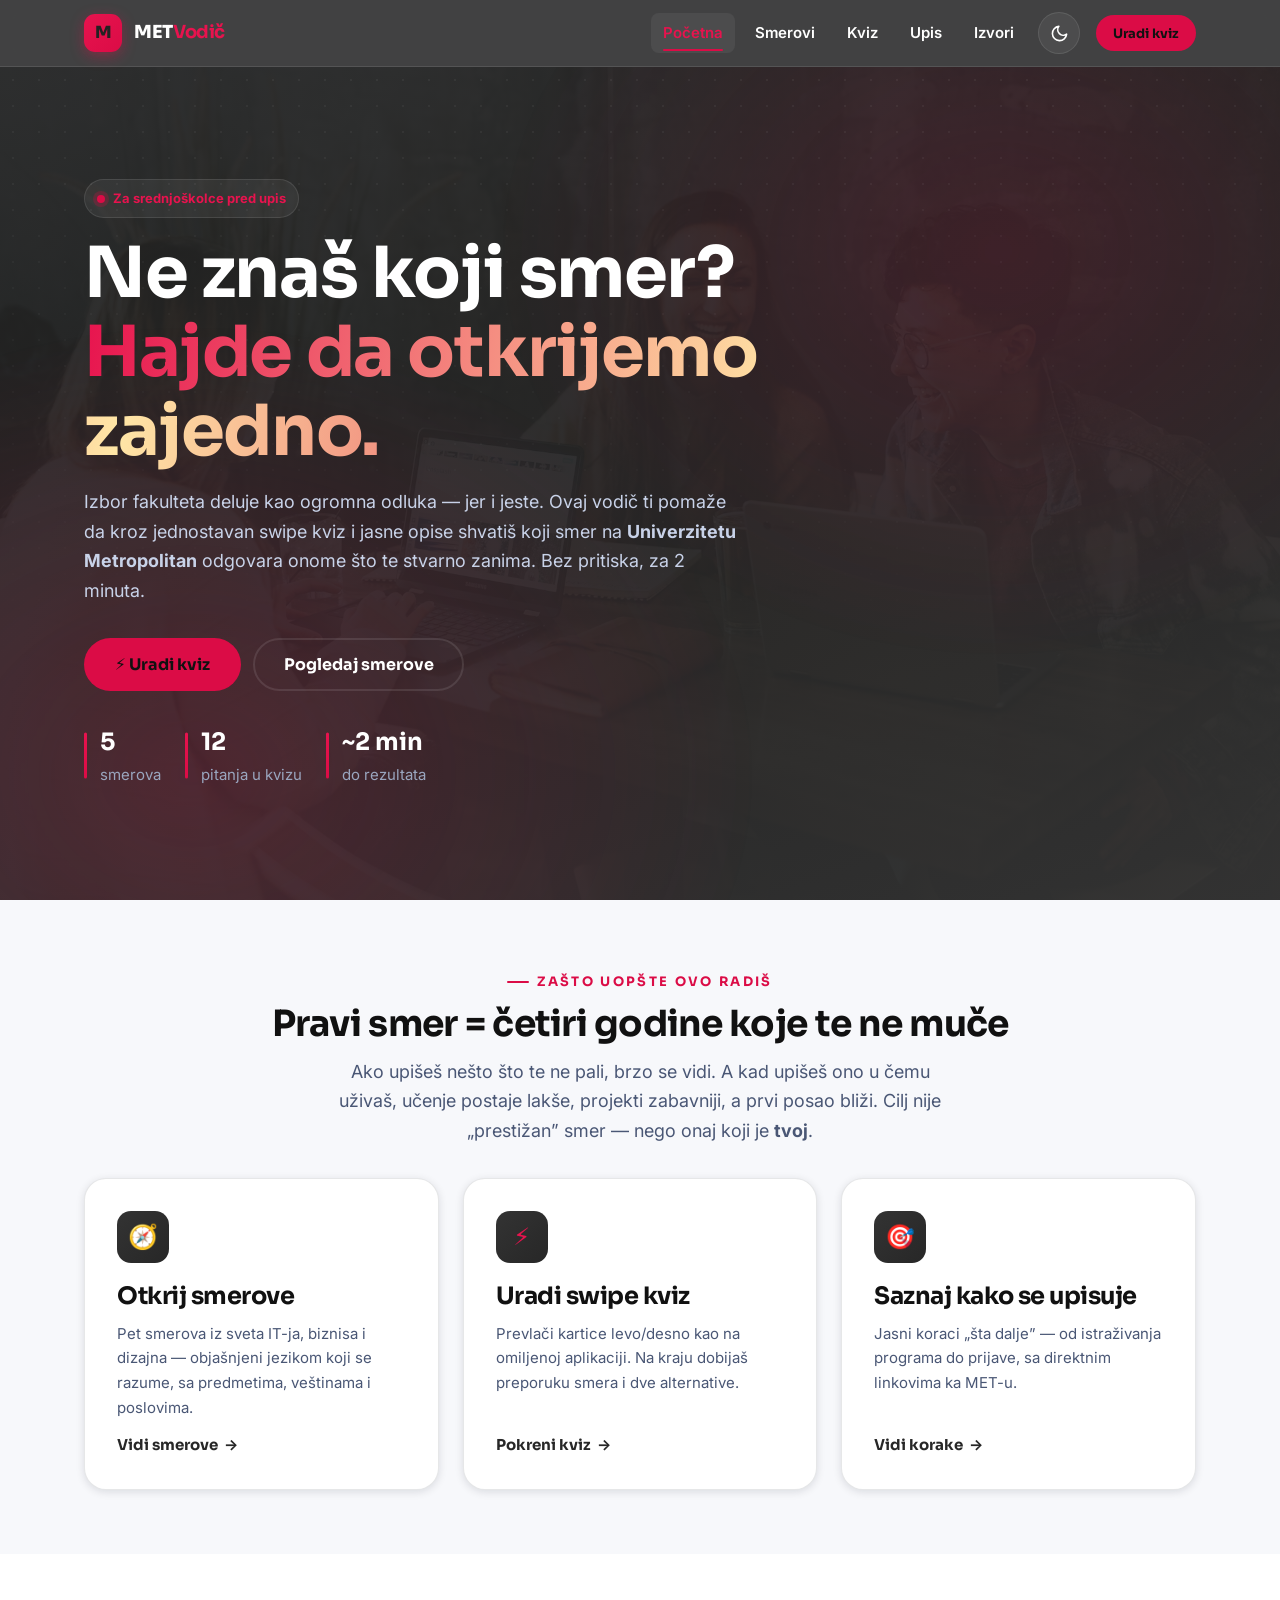
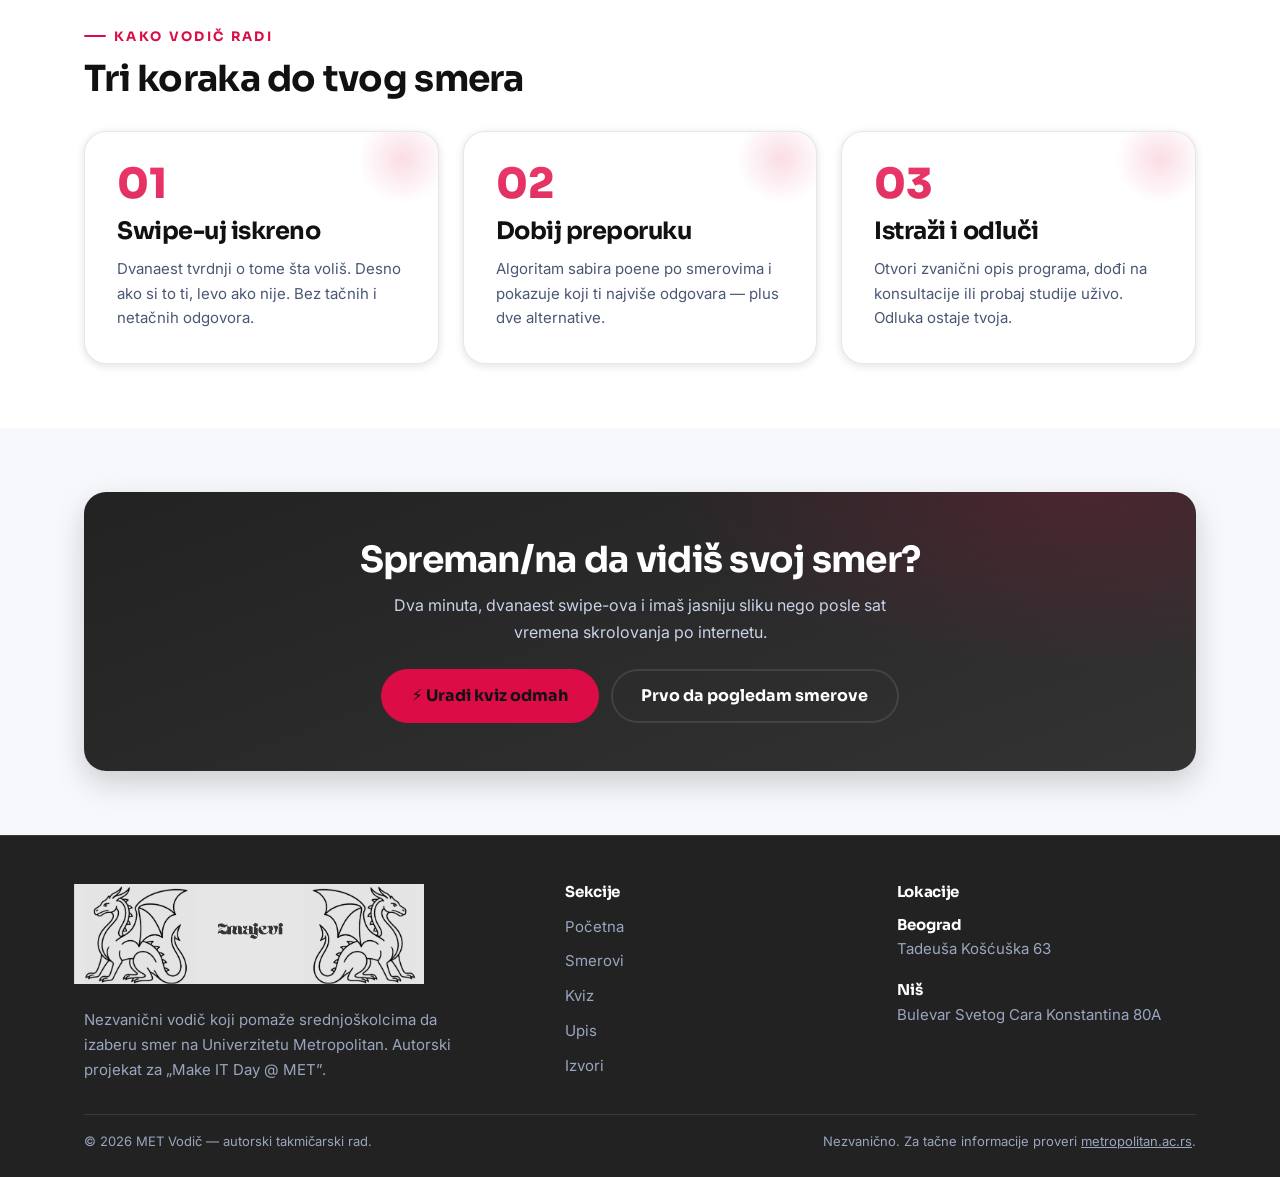
<file: index.html>
<!DOCTYPE html>
<html lang="sr">
<head>
  <meta charset="UTF-8" />
  <meta name="viewport" content="width=device-width, initial-scale=1.0" />
  <title>MET Vodič — Pronađi svoj smer na Univerzitetu Metropolitan</title>
  <meta name="description" content="Nisi siguran koji smer da upišeš? Uradi swipe kviz, uporedi smerove i shvati šta MET nudi — vodič za srednjoškolce pred upis." />
  <meta name="theme-color" content="#222222" />

  <!-- Open Graph -->
  <meta property="og:type" content="website" />
  <meta property="og:title" content="MET Vodič — Pronađi svoj smer" />
  <meta property="og:description" content="Swipe kviz i vodič kroz smerove Univerziteta Metropolitan za srednjoškolce pred upis." />
  <meta property="og:locale" content="sr_RS" />

  <link rel="preconnect" href="https://fonts.googleapis.com" />
  <link rel="preconnect" href="https://fonts.gstatic.com" crossorigin />
  <link href="https://fonts.googleapis.com/css2?family=Sora:wght@600;700;800&family=Inter:wght@400;500;600;700&display=swap" rel="stylesheet" />
  <link rel="stylesheet" href="css/styles.css" />
  <link rel="stylesheet" href="css/enhance.css" />
</head>
<body>
  <a class="skip-link" href="#main">Preskoči na sadržaj</a>

  <!-- ===== Header / Nav ===== -->
  <header class="site-header">
    <div class="container">
      <nav class="nav" aria-label="Glavna navigacija">
        <a class="brand" href="index.html" aria-label="MET Vodič — početna">
          <span class="brand__mark" aria-hidden="true">M</span>
          <span class="brand__name">MET<b>Vodič</b></span>
        </a>
        <button class="nav__toggle" aria-label="Otvori meni" aria-expanded="false" aria-controls="nav-menu">
          <span aria-hidden="true"></span>
        </button>
        <ul class="nav__menu" id="nav-menu">
          <li><a class="nav__link" href="index.html" aria-current="page">Početna</a></li>
          <li><a class="nav__link" href="smerovi.html">Smerovi</a></li>
          <li><a class="nav__link" href="kviz.html">Kviz</a></li>
          <li><a class="nav__link" href="upis.html">Upis</a></li>
          <li><a class="nav__link" href="izvori.html">Izvori</a></li>
          <li><a class="btn btn--primary btn--sm nav__cta" href="kviz.html">Uradi kviz</a></li>
        </ul>
      </nav>
    </div>
  </header>

  <main id="main">
    <!-- ===== Hero ===== -->
    <section class="hero">
      <div class="container">
        <div class="hero__inner">
          <span class="hero__badge"><span class="dot" aria-hidden="true"></span> Za srednjoškolce pred upis</span>
          <h1>Ne znaš koji smer? <span class="accent">Hajde da otkrijemo zajedno.</span></h1>
          <p class="hero__sub">
            Izbor fakulteta deluje kao ogromna odluka — jer i jeste. Ovaj vodič ti pomaže da kroz
            jednostavan swipe kviz i jasne opise shvatiš koji smer na <strong>Univerzitetu Metropolitan</strong>
            odgovara onome što te stvarno zanima. Bez pritiska, za 2 minuta.
          </p>
          <div class="btn-row hero__cta">
            <a class="btn btn--primary btn--lg" href="kviz.html">⚡ Uradi kviz</a>
            <a class="btn btn--ghost btn--lg" href="smerovi.html">Pogledaj smerove</a>
          </div>
          <div class="hero__meta">
            <div><b>5</b> smerova</div>
            <div><b>12</b> pitanja u kvizu</div>
            <div><b>~2 min</b> do rezultata</div>
          </div>
        </div>
      </div>
    </section>

    <!-- ===== Zašto je izbor bitan ===== -->
    <section class="section section--paper">
      <div class="container">
        <div class="center">
          <span class="eyebrow">Zašto uopšte ovo radiš</span>
          <h2 class="section-title">Pravi smer = četiri godine koje te ne muče</h2>
          <p class="section-lead">
            Ako upišeš nešto što te ne pali, brzo se vidi. A kad upišeš ono u čemu uživaš,
            učenje postaje lakše, projekti zabavniji, a prvi posao bliži. Cilj nije „prestižan”
            smer — nego onaj koji je <strong>tvoj</strong>.
          </p>
        </div>

        <div class="grid grid--3 mt-6">
          <article class="card">
            <div class="card__icon" aria-hidden="true">🧭</div>
            <h3>Otkrij smerove</h3>
            <p>Pet smerova iz sveta IT-ja, biznisa i dizajna — objašnjeni jezikom koji se razume, sa predmetima, veštinama i poslovima.</p>
            <a class="card__link" href="smerovi.html">Vidi smerove</a>
          </article>
          <article class="card">
            <div class="card__icon" aria-hidden="true">⚡</div>
            <h3>Uradi swipe kviz</h3>
            <p>Prevlači kartice levo/desno kao na omiljenoj aplikaciji. Na kraju dobijaš preporuku smera i dve alternative.</p>
            <a class="card__link" href="kviz.html">Pokreni kviz</a>
          </article>
          <article class="card">
            <div class="card__icon" aria-hidden="true">🎯</div>
            <h3>Saznaj kako se upisuje</h3>
            <p>Jasni koraci „šta dalje” — od istraživanja programa do prijave, sa direktnim linkovima ka MET-u.</p>
            <a class="card__link" href="upis.html">Vidi korake</a>
          </article>
        </div>
      </div>
    </section>

    <!-- ===== Kako radi (3 koraka) ===== -->
    <section class="section section--white">
      <div class="container">
        <span class="eyebrow">Kako vodič radi</span>
        <h2 class="section-title">Tri koraka do tvog smera</h2>
        <div class="grid grid--3 mt-6">
          <article class="card numcard">
            <span class="numcard__num">01</span>
            <h3>Swipe-uj iskreno</h3>
            <p>Dvanaest tvrdnji o tome šta voliš. Desno ako si to ti, levo ako nije. Bez tačnih i netačnih odgovora.</p>
          </article>
          <article class="card numcard">
            <span class="numcard__num">02</span>
            <h3>Dobij preporuku</h3>
            <p>Algoritam sabira poene po smerovima i pokazuje koji ti najviše odgovara — plus dve alternative.</p>
          </article>
          <article class="card numcard">
            <span class="numcard__num">03</span>
            <h3>Istraži i odluči</h3>
            <p>Otvori zvanični opis programa, dođi na konsultacije ili probaj studije uživo. Odluka ostaje tvoja.</p>
          </article>
        </div>
      </div>
    </section>

    <!-- ===== CTA banner ===== -->
    <section class="section section--paper">
      <div class="container">
        <div class="cta-banner">
          <h2>Spreman/na da vidiš svoj smer?</h2>
          <p>Dva minuta, dvanaest swipe-ova i imaš jasniju sliku nego posle sat vremena skrolovanja po internetu.</p>
          <div class="btn-row btn-row--center">
            <a class="btn btn--primary btn--lg" href="kviz.html">⚡ Uradi kviz odmah</a>
            <a class="btn btn--ghost btn--lg" href="smerovi.html">Prvo da pogledam smerove</a>
          </div>
        </div>
      </div>
    </section>
  </main>

  <!-- ===== Footer ===== -->
  <footer class="site-footer">
    <div class="container">
      <div class="footer-grid">
        <div class="footer-brand">
          <a href="index.html" aria-label="Početna">
            <img src="img/zmajevi.png" alt="Zmajevi" class="brand__zmajevi-footer">
          </a>
          <p>Nezvanični vodič koji pomaže srednjoškolcima da izaberu smer na Univerzitetu Metropolitan. Autorski projekat za „Make IT Day @ MET”.</p>
        </div>
        <div class="footer-col">
          <h4>Sekcije</h4>
          <ul>
            <li><a href="index.html">Početna</a></li>
            <li><a href="smerovi.html">Smerovi</a></li>
            <li><a href="kviz.html">Kviz</a></li>
            <li><a href="upis.html">Upis</a></li>
            <li><a href="izvori.html">Izvori</a></li>
          </ul>
        </div>
        <div class="footer-col">
          <h4>Lokacije</h4>
          <p class="footer-loc"><b>Beograd</b><br />Tadeuša Košćuška 63</p>
          <p class="footer-loc mt-4"><b>Niš</b><br />Bulevar Svetog Cara Konstantina 80A</p>
        </div>
      </div>
      <div class="footer-bottom">
        <span>© 2026 MET Vodič — autorski takmičarski rad.</span>
        <span>Nezvanično. Za tačne informacije proveri <a href="https://www.metropolitan.ac.rs/" target="_blank" rel="noopener">metropolitan.ac.rs</a>.</span>
      </div>
    </div>
  </footer>

  <script src="js/main.js"></script>
  <script src="js/enhance.js"></script>
</body>
</html>
</file>
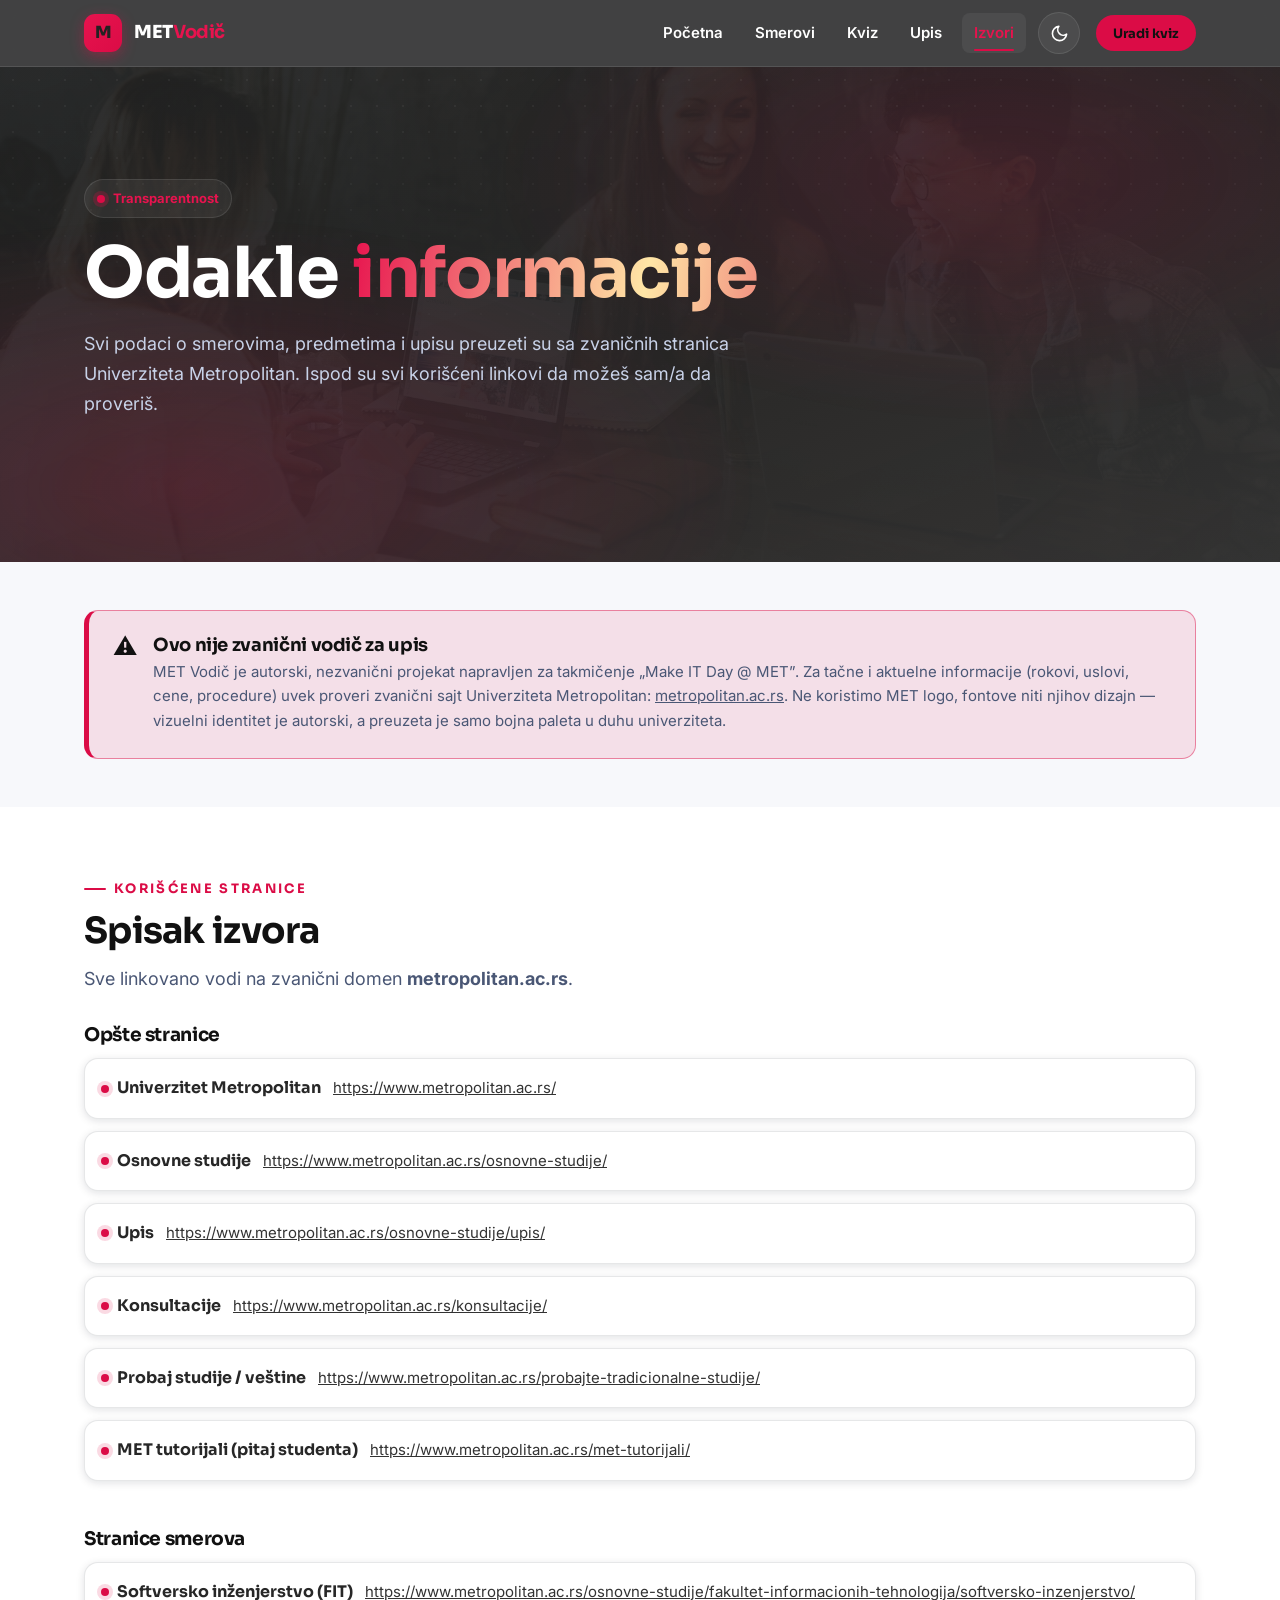
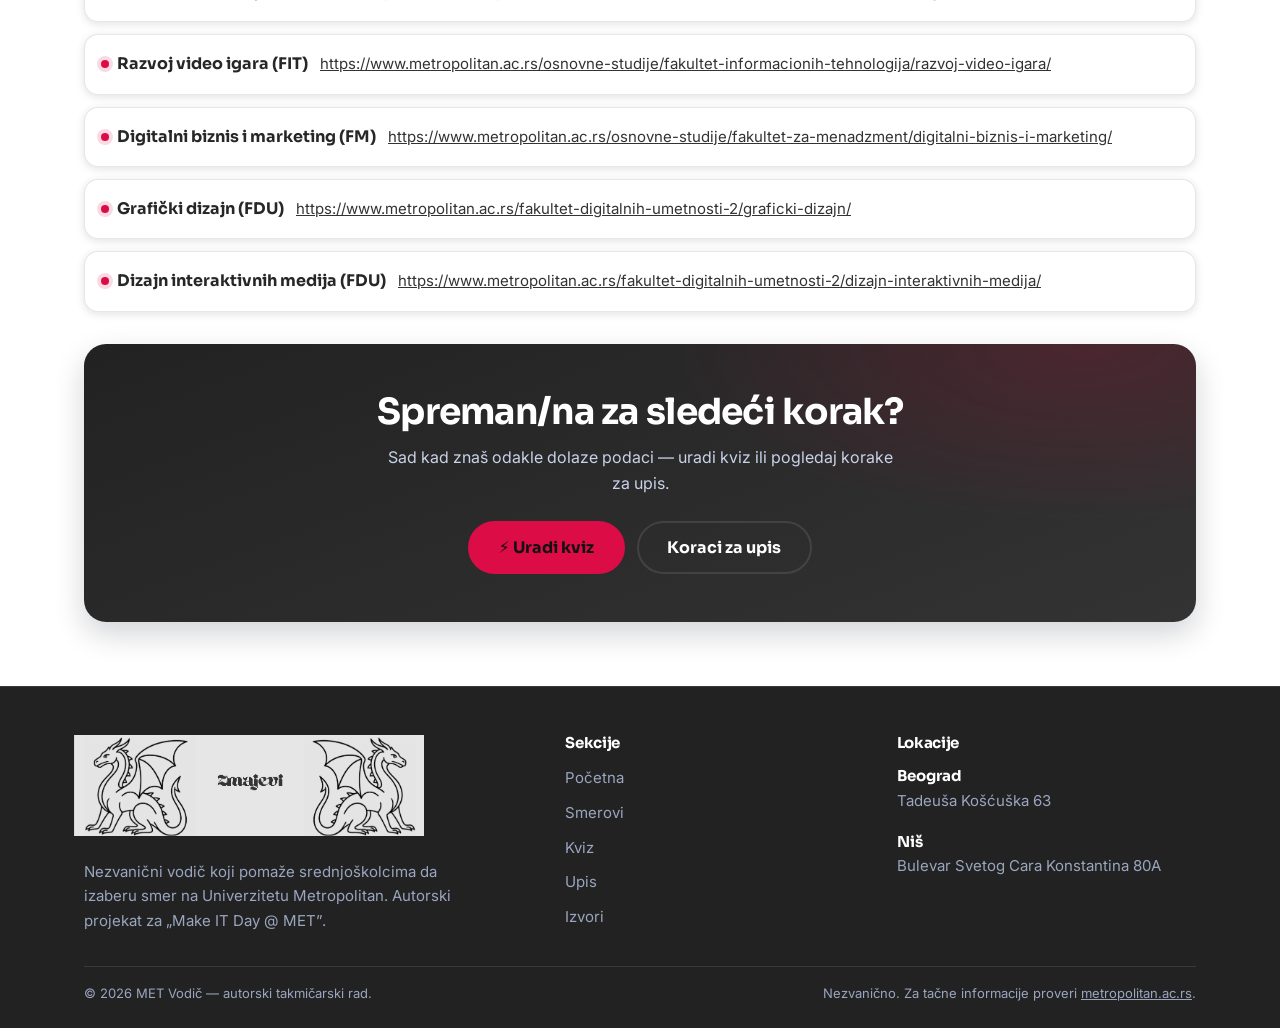
<file: izvori.html>
<!DOCTYPE html>
<html lang="sr">
<head>
  <meta charset="UTF-8" />
  <meta name="viewport" content="width=device-width, initial-scale=1.0" />
  <title>Izvori — MET Vodič</title>
  <meta name="description" content="Spisak korišćenih izvora i zvaničnih stranica Univerziteta Metropolitan. Napomena: ovo nije zvanični vodič za upis." />
  <meta name="theme-color" content="#222222" />

  <meta property="og:type" content="website" />
  <meta property="og:title" content="Izvori — MET Vodič" />
  <meta property="og:description" content="Korišćeni izvori i zvanične stranice Univerziteta Metropolitan." />
  <meta property="og:locale" content="sr_RS" />

  <link rel="preconnect" href="https://fonts.googleapis.com" />
  <link rel="preconnect" href="https://fonts.gstatic.com" crossorigin />
  <link href="https://fonts.googleapis.com/css2?family=Sora:wght@600;700;800&family=Inter:wght@400;500;600;700&display=swap" rel="stylesheet" />
  <link rel="stylesheet" href="css/styles.css" />
  <link rel="stylesheet" href="css/enhance.css" />
</head>
<body>
  <a class="skip-link" href="#main">Preskoči na sadržaj</a>

  <header class="site-header">
    <div class="container">
      <nav class="nav" aria-label="Glavna navigacija">
        <a class="brand" href="index.html" aria-label="MET Vodič — početna">
          <span class="brand__mark" aria-hidden="true">M</span>
          <span class="brand__name">MET<b>Vodič</b></span>
        </a>
        <button class="nav__toggle" aria-label="Otvori meni" aria-expanded="false" aria-controls="nav-menu">
          <span aria-hidden="true"></span>
        </button>
        <ul class="nav__menu" id="nav-menu">
          <li><a class="nav__link" href="index.html">Početna</a></li>
          <li><a class="nav__link" href="smerovi.html">Smerovi</a></li>
          <li><a class="nav__link" href="kviz.html">Kviz</a></li>
          <li><a class="nav__link" href="upis.html">Upis</a></li>
          <li><a class="nav__link" href="izvori.html" aria-current="page">Izvori</a></li>
          <li><a class="btn btn--primary btn--sm nav__cta" href="kviz.html">Uradi kviz</a></li>
        </ul>
      </nav>
    </div>
  </header>

  <main id="main">
    <section class="hero" style="padding-block: clamp(2.5rem,1.5rem+5vw,4.5rem)">
      <div class="container">
        <div class="hero__inner">
          <span class="hero__badge"><span class="dot" aria-hidden="true"></span> Transparentnost</span>
          <h1>Odakle <span class="accent">informacije</span></h1>
          <p class="hero__sub">
            Svi podaci o smerovima, predmetima i upisu preuzeti su sa zvaničnih stranica
            Univerziteta Metropolitan. Ispod su svi korišćeni linkovi da možeš sam/a da proveriš.
          </p>
        </div>
      </div>
    </section>

    <!-- Napomena -->
    <section class="section--tight section--paper">
      <div class="container">
        <div class="note">
          <div class="note__icon" aria-hidden="true">⚠️</div>
          <div>
            <h3>Ovo nije zvanični vodič za upis</h3>
            <p>MET Vodič je autorski, nezvanični projekat napravljen za takmičenje „Make IT Day @ MET”.
               Za tačne i aktuelne informacije (rokovi, uslovi, cene, procedure) uvek proveri zvanični sajt
               Univerziteta Metropolitan: <a href="https://www.metropolitan.ac.rs/" target="_blank" rel="noopener">metropolitan.ac.rs</a>.
               Ne koristimo MET logo, fontove niti njihov dizajn — vizuelni identitet je autorski, a preuzeta je samo bojna paleta u duhu univerziteta.</p>
          </div>
        </div>
      </div>
    </section>

    <!-- Lista izvora -->
    <section class="section section--white">
      <div class="container">
        <span class="eyebrow">Korišćene stranice</span>
        <h2 class="section-title">Spisak izvora</h2>
        <p class="section-lead">Sve linkovano vodi na zvanični domen <strong>metropolitan.ac.rs</strong>.</p>

        <h3 style="margin:var(--sp-6) 0 var(--sp-3);font-family:var(--font-display)">Opšte stranice</h3>
        <div class="source-list">
          <div class="source-item">
            <span class="source-item__label">Univerzitet Metropolitan</span>
            <a href="https://www.metropolitan.ac.rs/" target="_blank" rel="noopener">https://www.metropolitan.ac.rs/</a>
          </div>
          <div class="source-item">
            <span class="source-item__label">Osnovne studije</span>
            <a href="https://www.metropolitan.ac.rs/osnovne-studije/" target="_blank" rel="noopener">https://www.metropolitan.ac.rs/osnovne-studije/</a>
          </div>
          <div class="source-item">
            <span class="source-item__label">Upis</span>
            <a href="https://www.metropolitan.ac.rs/osnovne-studije/upis/" target="_blank" rel="noopener">https://www.metropolitan.ac.rs/osnovne-studije/upis/</a>
          </div>
          <div class="source-item">
            <span class="source-item__label">Konsultacije</span>
            <a href="https://www.metropolitan.ac.rs/konsultacije/" target="_blank" rel="noopener">https://www.metropolitan.ac.rs/konsultacije/</a>
          </div>
          <div class="source-item">
            <span class="source-item__label">Probaj studije / veštine</span>
            <a href="https://www.metropolitan.ac.rs/probajte-tradicionalne-studije/" target="_blank" rel="noopener">https://www.metropolitan.ac.rs/probajte-tradicionalne-studije/</a>
          </div>
          <div class="source-item">
            <span class="source-item__label">MET tutorijali (pitaj studenta)</span>
            <a href="https://www.metropolitan.ac.rs/met-tutorijali/" target="_blank" rel="noopener">https://www.metropolitan.ac.rs/met-tutorijali/</a>
          </div>
        </div>

        <h3 style="margin:var(--sp-7) 0 var(--sp-3);font-family:var(--font-display)">Stranice smerova</h3>
        <div class="source-list">
          <div class="source-item">
            <span class="source-item__label">Softversko inženjerstvo (FIT)</span>
            <a href="https://www.metropolitan.ac.rs/osnovne-studije/fakultet-informacionih-tehnologija/softversko-inzenjerstvo/" target="_blank" rel="noopener">https://www.metropolitan.ac.rs/osnovne-studije/fakultet-informacionih-tehnologija/softversko-inzenjerstvo/</a>
          </div>
          <div class="source-item">
            <span class="source-item__label">Razvoj video igara (FIT)</span>
            <a href="https://www.metropolitan.ac.rs/osnovne-studije/fakultet-informacionih-tehnologija/razvoj-video-igara/" target="_blank" rel="noopener">https://www.metropolitan.ac.rs/osnovne-studije/fakultet-informacionih-tehnologija/razvoj-video-igara/</a>
          </div>
          <div class="source-item">
            <span class="source-item__label">Digitalni biznis i marketing (FM)</span>
            <a href="https://www.metropolitan.ac.rs/osnovne-studije/fakultet-za-menadzment/digitalni-biznis-i-marketing/" target="_blank" rel="noopener">https://www.metropolitan.ac.rs/osnovne-studije/fakultet-za-menadzment/digitalni-biznis-i-marketing/</a>
          </div>
          <div class="source-item">
            <span class="source-item__label">Grafički dizajn (FDU)</span>
            <a href="https://www.metropolitan.ac.rs/fakultet-digitalnih-umetnosti-2/graficki-dizajn/" target="_blank" rel="noopener">https://www.metropolitan.ac.rs/fakultet-digitalnih-umetnosti-2/graficki-dizajn/</a>
          </div>
          <div class="source-item">
            <span class="source-item__label">Dizajn interaktivnih medija (FDU)</span>
            <a href="https://www.metropolitan.ac.rs/fakultet-digitalnih-umetnosti-2/dizajn-interaktivnih-medija/" target="_blank" rel="noopener">https://www.metropolitan.ac.rs/fakultet-digitalnih-umetnosti-2/dizajn-interaktivnih-medija/</a>
          </div>
        </div>

        <div class="cta-banner mt-6">
          <h2>Spreman/na za sledeći korak?</h2>
          <p>Sad kad znaš odakle dolaze podaci — uradi kviz ili pogledaj korake za upis.</p>
          <div class="btn-row btn-row--center">
            <a class="btn btn--primary btn--lg" href="kviz.html">⚡ Uradi kviz</a>
            <a class="btn btn--ghost btn--lg" href="upis.html">Koraci za upis</a>
          </div>
        </div>
      </div>
    </section>
  </main>

  <footer class="site-footer">
    <div class="container">
      <div class="footer-grid">
        <div class="footer-brand">
          <a href="index.html" aria-label="Početna">
            <img src="img/zmajevi.png" alt="Zmajevi" class="brand__zmajevi-footer">
          </a>
          <p>Nezvanični vodič koji pomaže srednjoškolcima da izaberu smer na Univerzitetu Metropolitan. Autorski projekat za „Make IT Day @ MET”.</p>
        </div>
        <div class="footer-col">
          <h4>Sekcije</h4>
          <ul>
            <li><a href="index.html">Početna</a></li>
            <li><a href="smerovi.html">Smerovi</a></li>
            <li><a href="kviz.html">Kviz</a></li>
            <li><a href="upis.html">Upis</a></li>
            <li><a href="izvori.html">Izvori</a></li>
          </ul>
        </div>
        <div class="footer-col">
          <h4>Lokacije</h4>
          <p class="footer-loc"><b>Beograd</b><br />Tadeuša Košćuška 63</p>
          <p class="footer-loc mt-4"><b>Niš</b><br />Bulevar Svetog Cara Konstantina 80A</p>
        </div>
      </div>
      <div class="footer-bottom">
        <span>© 2026 MET Vodič — autorski takmičarski rad.</span>
        <span>Nezvanično. Za tačne informacije proveri <a href="https://www.metropolitan.ac.rs/" target="_blank" rel="noopener">metropolitan.ac.rs</a>.</span>
      </div>
    </div>
  </footer>

  <script src="js/main.js"></script>
  <script src="js/enhance.js"></script>
</body>
</html>
</file>
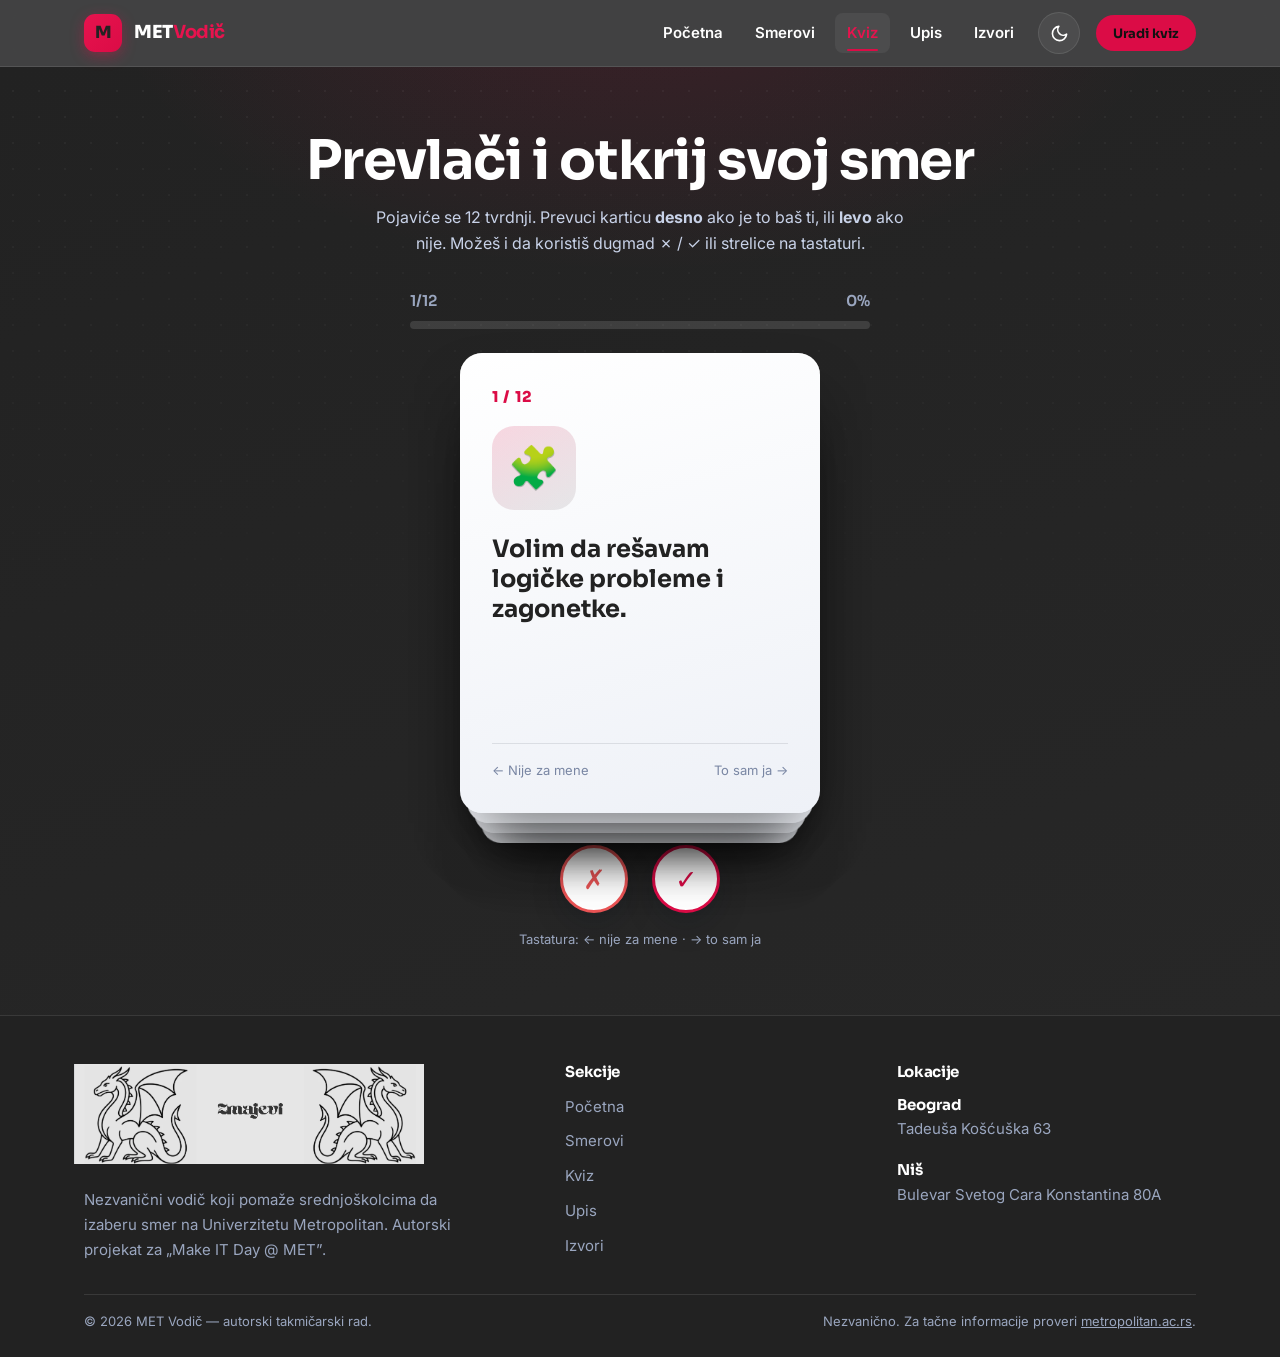
<file: kviz.html>
<!DOCTYPE html>
<html lang="sr">
<head>
  <meta charset="UTF-8" />
  <meta name="viewport" content="width=device-width, initial-scale=1.0" />
  <title>Kviz — Pronađi svoj smer | MET Vodič</title>
  <meta name="description" content="Swipe kviz od 12 kartica: prevlači levo ili desno i otkrij koji smer Univerziteta Metropolitan ti najviše odgovara." />
  <meta name="theme-color" content="#222222" />

  <meta property="og:type" content="website" />
  <meta property="og:title" content="Swipe kviz — Pronađi svoj smer | MET Vodič" />
  <meta property="og:description" content="Prevlači kartice i otkrij svoj smer na Univerzitetu Metropolitan." />
  <meta property="og:locale" content="sr_RS" />

  <link rel="preconnect" href="https://fonts.googleapis.com" />
  <link rel="preconnect" href="https://fonts.gstatic.com" crossorigin />
  <link href="https://fonts.googleapis.com/css2?family=Sora:wght@600;700;800&family=Inter:wght@400;500;600;700&display=swap" rel="stylesheet" />
  <link rel="stylesheet" href="css/styles.css" />
  <link rel="stylesheet" href="css/enhance.css" />
</head>
<body>
  <a class="skip-link" href="#main">Preskoči na sadržaj</a>

  <header class="site-header">
    <div class="container">
      <nav class="nav" aria-label="Glavna navigacija">
        <a class="brand" href="index.html" aria-label="MET Vodič — početna">
          <span class="brand__mark" aria-hidden="true">M</span>
          <span class="brand__name">MET<b>Vodič</b></span>
        </a>
        <button class="nav__toggle" aria-label="Otvori meni" aria-expanded="false" aria-controls="nav-menu">
          <span aria-hidden="true"></span>
        </button>
        <ul class="nav__menu" id="nav-menu">
          <li><a class="nav__link" href="index.html">Početna</a></li>
          <li><a class="nav__link" href="smerovi.html">Smerovi</a></li>
          <li><a class="nav__link" href="kviz.html" aria-current="page">Kviz</a></li>
          <li><a class="nav__link" href="upis.html">Upis</a></li>
          <li><a class="nav__link" href="izvori.html">Izvori</a></li>
          <li><a class="btn btn--primary btn--sm nav__cta" href="kviz.html">Uradi kviz</a></li>
        </ul>
      </nav>
    </div>
  </header>

  <main id="main" class="quiz section">
    <div class="container">

      <div class="quiz__head">
        <h1>Prevlači i otkrij svoj smer</h1>
        <p>Pojaviće se 12 tvrdnji. Prevuci karticu <strong>desno</strong> ako je to baš ti, ili <strong>levo</strong> ako nije.
           Možeš i da koristiš dugmad ✗ / ✓ ili strelice na tastaturi.</p>
      </div>

      <!-- ===== Špil + kontrole (skriva se na kraju) ===== -->
      <div class="deck-area" id="deckArea">

        <!-- Progres -->
        <div class="progress">
          <div class="progress__meta">
            <span id="progressLabel">1/12</span>
            <span id="progressPct">0%</span>
          </div>
          <div class="progress__bar">
            <div class="progress__fill" id="progressFill"></div>
          </div>
        </div>

        <!-- Špil (kartice ubacuje quiz.js) -->
        <div class="deck" id="deck" aria-live="polite" aria-label="Špil kartica sa tvrdnjama">
          <!-- swipe kartice se generišu u JS-u -->
        </div>

        <!-- Kontrole -->
        <div class="deck-controls">
          <button class="swipe-btn swipe-btn--no" id="btnNo" type="button" aria-label="Nije za mene (prevuci levo)">✗</button>
          <button class="swipe-btn swipe-btn--yes" id="btnYes" type="button" aria-label="To sam ja (prevuci desno)">✓</button>
        </div>
        <p class="center" style="color:var(--muted);font-size:var(--fs-xs);margin-top:var(--sp-4)">
          Tastatura: ← nije za mene · → to sam ja
        </p>
      </div>

      <!-- ===== Rezultat (prikazuje quiz.js) ===== -->
      <section class="result" id="result" hidden aria-live="polite">
        <div class="result__head">
          <h2>Tvoj smer je…</h2>
          <p>Na osnovu tvojih swipe-ova, evo šta ti najviše odgovara.</p>
        </div>

        <article class="result-main">
          <span class="result-main__badge">Najbolje poklapanje</span>
          <div class="match-ring" id="matchRing" style="--val:0">
            <div class="match-ring__inner">
              <div class="match-ring__num" id="resPct">0%</div>
              <div class="match-ring__lbl">poklapanje</div>
            </div>
          </div>
          <h3 id="resName"><span id="resEmoji" aria-hidden="true">🎯</span> —</h3>
          <p class="result-main__faculty" id="resFaculty">—</p>
          <p id="resDesc">—</p>
          <p class="result-main__score" id="resScore"></p>
          <a class="btn btn--primary btn--lg" id="resLink" href="#" target="_blank" rel="noopener">Istraži program ↗</a>
        </article>

        <div class="result-alts" id="resAlts">
          <h4>Koliko ti koji smer odgovara</h4>
          <div class="match-list" id="matchList">
            <!-- rang-lista svih smerova sa barovima ubacuje quiz.js -->
          </div>
        </div>

        <!-- ===== Preporuči prijatelju ===== -->
        <div class="share" id="shareBox">
          <div class="share__icon" aria-hidden="true">📨</div>
          <h4>Misliš da bi ovo leglo nekom drugaru?</h4>
          <p id="shareLead">Pošalji mu predlog smera — dobiće gotovu poruku sa linkom.</p>
          <div class="btn-row btn-row--center" id="shareBtns">
            <button class="btn btn--primary" id="shareNative" type="button" hidden>📲 Podeli</button>
            <a class="btn btn--primary" id="shareWa" href="#" target="_blank" rel="noopener">💬 WhatsApp</a>
            <a class="btn btn--ghost" id="shareMail" href="#">✉️ Mejl</a>
            <button class="btn btn--ghost" id="shareCopy" type="button">🔗 Kopiraj poruku</button>
          </div>
          <p class="share__status" id="shareStatus" role="status" aria-live="polite"></p>
        </div>

        <div class="result__actions">
          <div class="btn-row btn-row--center">
            <button class="btn btn--ghost btn--lg" id="btnRetry" type="button">↻ Probaj ponovo</button>
            <a class="btn btn--primary btn--lg" href="upis.html">Kako se upisuje →</a>
          </div>
        </div>
      </section>

    </div>
  </main>

  <footer class="site-footer">
    <div class="container">
      <div class="footer-grid">
        <div class="footer-brand">
          <a href="index.html" aria-label="Početna">
            <img src="img/zmajevi.png" alt="Zmajevi" class="brand__zmajevi-footer">
          </a>
          <p>Nezvanični vodič koji pomaže srednjoškolcima da izaberu smer na Univerzitetu Metropolitan. Autorski projekat za „Make IT Day @ MET”.</p>
        </div>
        <div class="footer-col">
          <h4>Sekcije</h4>
          <ul>
            <li><a href="index.html">Početna</a></li>
            <li><a href="smerovi.html">Smerovi</a></li>
            <li><a href="kviz.html">Kviz</a></li>
            <li><a href="upis.html">Upis</a></li>
            <li><a href="izvori.html">Izvori</a></li>
          </ul>
        </div>
        <div class="footer-col">
          <h4>Lokacije</h4>
          <p class="footer-loc"><b>Beograd</b><br />Tadeuša Košćuška 63</p>
          <p class="footer-loc mt-4"><b>Niš</b><br />Bulevar Svetog Cara Konstantina 80A</p>
        </div>
      </div>
      <div class="footer-bottom">
        <span>© 2026 MET Vodič — autorski takmičarski rad.</span>
        <span>Nezvanično. Za tačne informacije proveri <a href="https://www.metropolitan.ac.rs/" target="_blank" rel="noopener">metropolitan.ac.rs</a>.</span>
      </div>
    </div>
  </footer>

  <script src="js/main.js"></script>
  <script src="js/quiz.js"></script>
  <script src="js/enhance.js"></script>
</body>
</html>
</file>
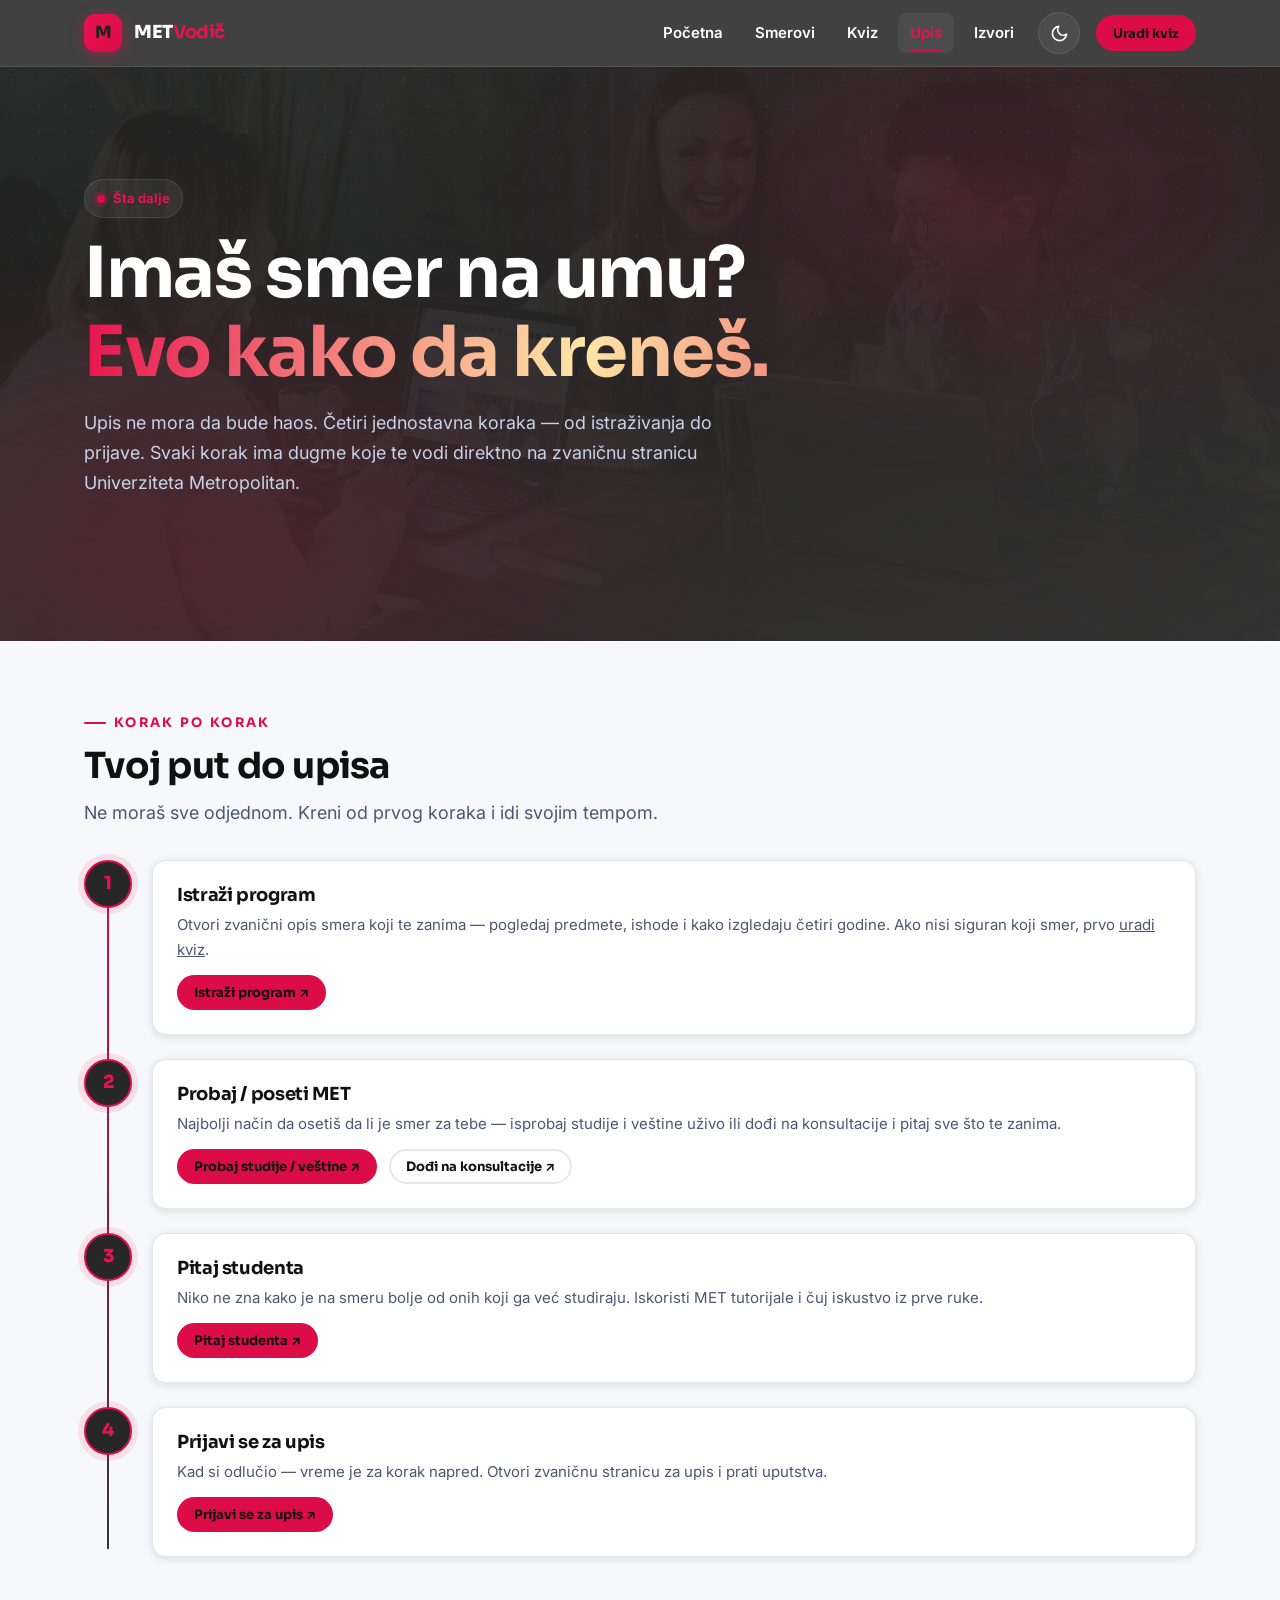
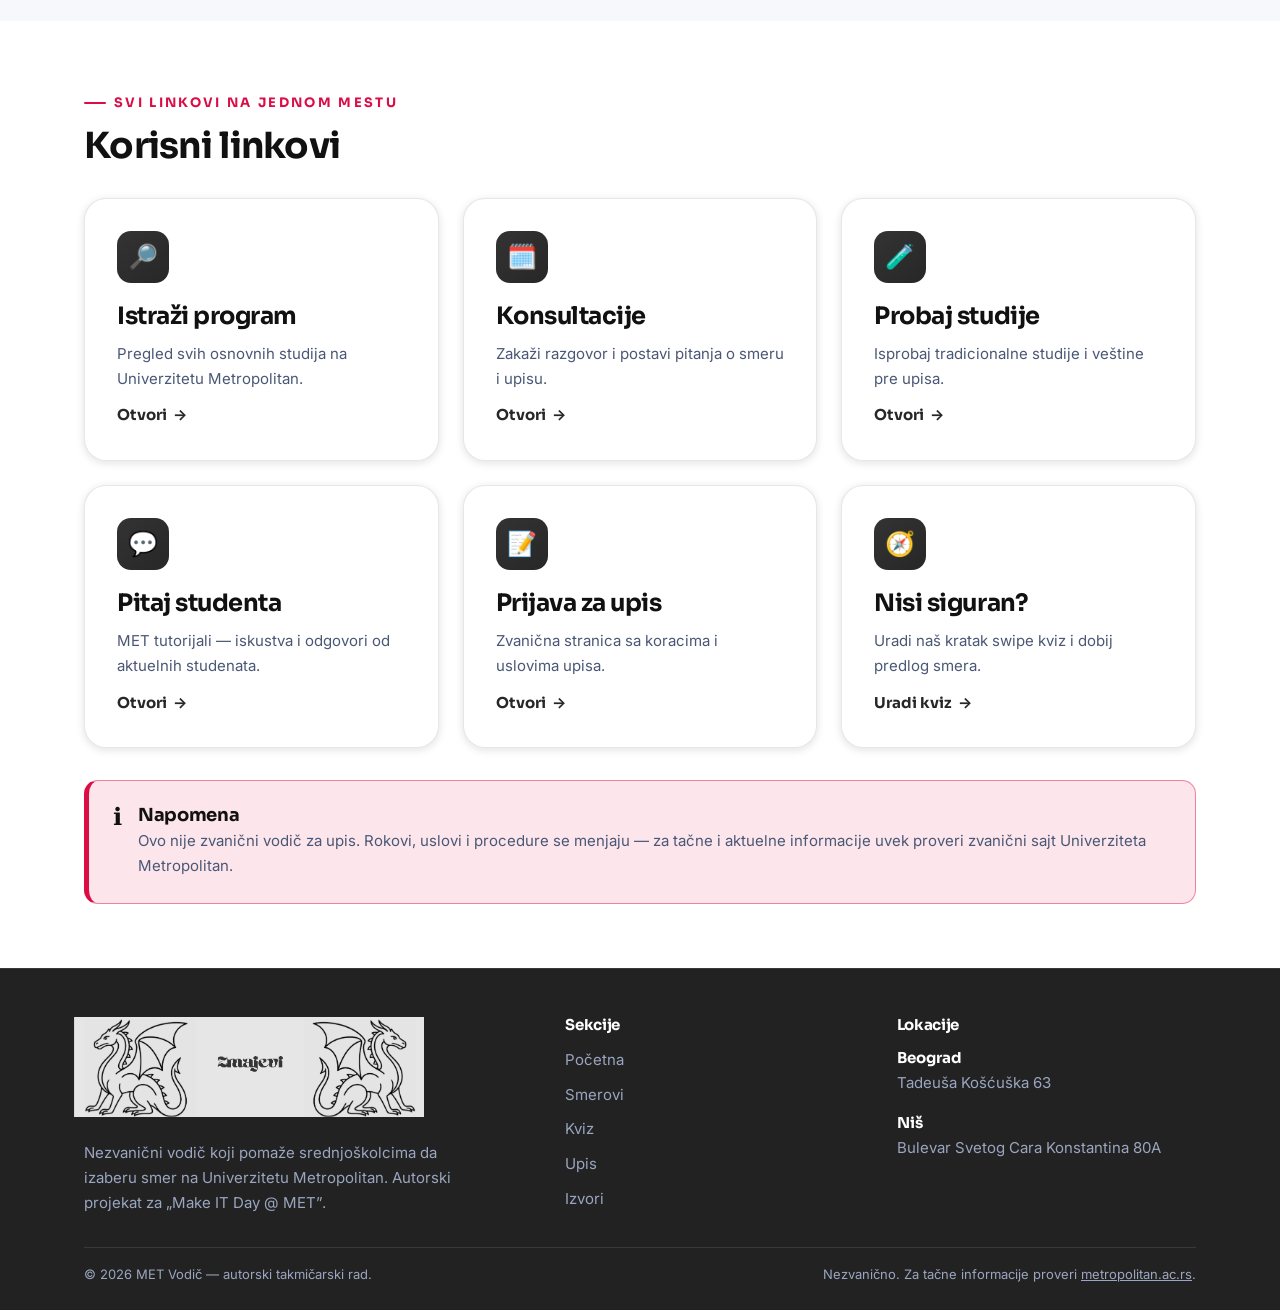
<file: upis.html>
<!DOCTYPE html>
<html lang="sr">
<head>
  <meta charset="UTF-8" />
  <meta name="viewport" content="width=device-width, initial-scale=1.0" />
  <title>Upis — Šta dalje | MET Vodič</title>
  <meta name="description" content="Jasni koraci do upisa na Univerzitet Metropolitan: istraži program, probaj studije, pitaj studenta i prijavi se. Sa direktnim linkovima." />
  <meta name="theme-color" content="#222222" />

  <meta property="og:type" content="website" />
  <meta property="og:title" content="Upis — Šta dalje | MET Vodič" />
  <meta property="og:description" content="Koraci do upisa na Univerzitet Metropolitan, sa direktnim linkovima." />
  <meta property="og:locale" content="sr_RS" />

  <link rel="preconnect" href="https://fonts.googleapis.com" />
  <link rel="preconnect" href="https://fonts.gstatic.com" crossorigin />
  <link href="https://fonts.googleapis.com/css2?family=Sora:wght@600;700;800&family=Inter:wght@400;500;600;700&display=swap" rel="stylesheet" />
  <link rel="stylesheet" href="css/styles.css" />
  <link rel="stylesheet" href="css/enhance.css" />
</head>
<body>
  <a class="skip-link" href="#main">Preskoči na sadržaj</a>

  <header class="site-header">
    <div class="container">
      <nav class="nav" aria-label="Glavna navigacija">
        <a class="brand" href="index.html" aria-label="MET Vodič — početna">
          <span class="brand__mark" aria-hidden="true">M</span>
          <span class="brand__name">MET<b>Vodič</b></span>
        </a>
        <button class="nav__toggle" aria-label="Otvori meni" aria-expanded="false" aria-controls="nav-menu">
          <span aria-hidden="true"></span>
        </button>
        <ul class="nav__menu" id="nav-menu">
          <li><a class="nav__link" href="index.html">Početna</a></li>
          <li><a class="nav__link" href="smerovi.html">Smerovi</a></li>
          <li><a class="nav__link" href="kviz.html">Kviz</a></li>
          <li><a class="nav__link" href="upis.html" aria-current="page">Upis</a></li>
          <li><a class="nav__link" href="izvori.html">Izvori</a></li>
          <li><a class="btn btn--primary btn--sm nav__cta" href="kviz.html">Uradi kviz</a></li>
        </ul>
      </nav>
    </div>
  </header>

  <main id="main">
    <section class="hero" style="padding-block: clamp(2.5rem,1.5rem+5vw,4.5rem)">
      <div class="container">
        <div class="hero__inner">
          <span class="hero__badge"><span class="dot" aria-hidden="true"></span> Šta dalje</span>
          <h1>Imaš smer na umu? <span class="accent">Evo kako da kreneš.</span></h1>
          <p class="hero__sub">
            Upis ne mora da bude haos. Četiri jednostavna koraka — od istraživanja do prijave.
            Svaki korak ima dugme koje te vodi direktno na zvaničnu stranicu Univerziteta Metropolitan.
          </p>
        </div>
      </div>
    </section>

    <!-- Timeline koraci -->
    <section class="section section--paper">
      <div class="container">
        <span class="eyebrow">Korak po korak</span>
        <h2 class="section-title">Tvoj put do upisa</h2>
        <p class="section-lead">Ne moraš sve odjednom. Kreni od prvog koraka i idi svojim tempom.</p>

        <div class="timeline mt-6">

          <div class="tl-step">
            <div class="tl-step__num" aria-hidden="true">1</div>
            <div class="tl-step__card">
              <h3>Istraži program</h3>
              <p>Otvori zvanični opis smera koji te zanima — pogledaj predmete, ishode i kako izgledaju četiri godine. Ako nisi siguran koji smer, prvo <a href="kviz.html">uradi kviz</a>.</p>
              <a class="btn btn--primary btn--sm" href="https://www.metropolitan.ac.rs/osnovne-studije/" target="_blank" rel="noopener">Istraži program ↗</a>
            </div>
          </div>

          <div class="tl-step">
            <div class="tl-step__num" aria-hidden="true">2</div>
            <div class="tl-step__card">
              <h3>Probaj / poseti MET</h3>
              <p>Najbolji način da osetiš da li je smer za tebe — isprobaj studije i veštine uživo ili dođi na konsultacije i pitaj sve što te zanima.</p>
              <div class="btn-row">
                <a class="btn btn--primary btn--sm" href="https://www.metropolitan.ac.rs/probajte-tradicionalne-studije/" target="_blank" rel="noopener">Probaj studije / veštine ↗</a>
                <a class="btn btn--outline-ink btn--sm" href="https://www.metropolitan.ac.rs/konsultacije/" target="_blank" rel="noopener">Dođi na konsultacije ↗</a>
              </div>
            </div>
          </div>

          <div class="tl-step">
            <div class="tl-step__num" aria-hidden="true">3</div>
            <div class="tl-step__card">
              <h3>Pitaj studenta</h3>
              <p>Niko ne zna kako je na smeru bolje od onih koji ga već studiraju. Iskoristi MET tutorijale i čuj iskustvo iz prve ruke.</p>
              <a class="btn btn--primary btn--sm" href="https://www.metropolitan.ac.rs/met-tutorijali/" target="_blank" rel="noopener">Pitaj studenta ↗</a>
            </div>
          </div>

          <div class="tl-step">
            <div class="tl-step__num" aria-hidden="true">4</div>
            <div class="tl-step__card">
              <h3>Prijavi se za upis</h3>
              <p>Kad si odlučio — vreme je za korak napred. Otvori zvaničnu stranicu za upis i prati uputstva.</p>
              <a class="btn btn--primary btn--sm" href="https://www.metropolitan.ac.rs/osnovne-studije/upis/" target="_blank" rel="noopener">Prijavi se za upis ↗</a>
            </div>
          </div>

        </div>
      </div>
    </section>

    <!-- Brzi linkovi -->
    <section class="section section--white">
      <div class="container">
        <span class="eyebrow">Svi linkovi na jednom mestu</span>
        <h2 class="section-title">Korisni linkovi</h2>
        <div class="grid grid--3 mt-6">
          <article class="card">
            <div class="card__icon" aria-hidden="true">🔎</div>
            <h3>Istraži program</h3>
            <p>Pregled svih osnovnih studija na Univerzitetu Metropolitan.</p>
            <a class="card__link" href="https://www.metropolitan.ac.rs/osnovne-studije/" target="_blank" rel="noopener">Otvori</a>
          </article>
          <article class="card">
            <div class="card__icon" aria-hidden="true">🗓️</div>
            <h3>Konsultacije</h3>
            <p>Zakaži razgovor i postavi pitanja o smeru i upisu.</p>
            <a class="card__link" href="https://www.metropolitan.ac.rs/konsultacije/" target="_blank" rel="noopener">Otvori</a>
          </article>
          <article class="card">
            <div class="card__icon" aria-hidden="true">🧪</div>
            <h3>Probaj studije</h3>
            <p>Isprobaj tradicionalne studije i veštine pre upisa.</p>
            <a class="card__link" href="https://www.metropolitan.ac.rs/probajte-tradicionalne-studije/" target="_blank" rel="noopener">Otvori</a>
          </article>
          <article class="card">
            <div class="card__icon" aria-hidden="true">💬</div>
            <h3>Pitaj studenta</h3>
            <p>MET tutorijali — iskustva i odgovori od aktuelnih studenata.</p>
            <a class="card__link" href="https://www.metropolitan.ac.rs/met-tutorijali/" target="_blank" rel="noopener">Otvori</a>
          </article>
          <article class="card">
            <div class="card__icon" aria-hidden="true">📝</div>
            <h3>Prijava za upis</h3>
            <p>Zvanična stranica sa koracima i uslovima upisa.</p>
            <a class="card__link" href="https://www.metropolitan.ac.rs/osnovne-studije/upis/" target="_blank" rel="noopener">Otvori</a>
          </article>
          <article class="card">
            <div class="card__icon" aria-hidden="true">🧭</div>
            <h3>Nisi siguran?</h3>
            <p>Uradi naš kratak swipe kviz i dobij predlog smera.</p>
            <a class="card__link" href="kviz.html">Uradi kviz</a>
          </article>
        </div>

        <div class="note mt-6">
          <div class="note__icon" aria-hidden="true">ℹ️</div>
          <div>
            <h3>Napomena</h3>
            <p>Ovo nije zvanični vodič za upis. Rokovi, uslovi i procedure se menjaju — za tačne i aktuelne informacije uvek proveri zvanični sajt Univerziteta Metropolitan.</p>
          </div>
        </div>
      </div>
    </section>
  </main>

  <footer class="site-footer">
    <div class="container">
      <div class="footer-grid">
        <div class="footer-brand">
          <a href="index.html" aria-label="Početna">
            <img src="img/zmajevi.png" alt="Zmajevi" class="brand__zmajevi-footer">
          </a>
          <p>Nezvanični vodič koji pomaže srednjoškolcima da izaberu smer na Univerzitetu Metropolitan. Autorski projekat za „Make IT Day @ MET”.</p>
        </div>
        <div class="footer-col">
          <h4>Sekcije</h4>
          <ul>
            <li><a href="index.html">Početna</a></li>
            <li><a href="smerovi.html">Smerovi</a></li>
            <li><a href="kviz.html">Kviz</a></li>
            <li><a href="upis.html">Upis</a></li>
            <li><a href="izvori.html">Izvori</a></li>
          </ul>
        </div>
        <div class="footer-col">
          <h4>Lokacije</h4>
          <p class="footer-loc"><b>Beograd</b><br />Tadeuša Košćuška 63</p>
          <p class="footer-loc mt-4"><b>Niš</b><br />Bulevar Svetog Cara Konstantina 80A</p>
        </div>
      </div>
      <div class="footer-bottom">
        <span>© 2026 MET Vodič — autorski takmičarski rad.</span>
        <span>Nezvanično. Za tačne informacije proveri <a href="https://www.metropolitan.ac.rs/" target="_blank" rel="noopener">metropolitan.ac.rs</a>.</span>
      </div>
    </div>
  </footer>

  <script src="js/main.js"></script>
  <script src="js/enhance.js"></script>
</body>
</html>
</file>
<file: css/styles.css>
/* =====================================================================
   MET Vodič — zajednički stilovi za sve strane
   Vizuelni identitet: tamno teget + zlatna (u duhu Univerziteta Metropolitan)
   Autorski dizajn — ne koristi MET logo, fontove ni sadržaj.
   ===================================================================== */

/* ---------- 1. Dizajn-tokeni (CSS varijable) ---------- */
:root {
  /* Paleta */
  --navy-900: #222222;
  --navy-800: #272727;
  --navy-700: #333333;
  --gold-500: #DB0C46;
  --gold-400: #E7134E;
  --ink:      #111111;
  --paper:    #F7F8FB;
  --white:    #FFFFFF;
  --muted:    #9AA6BF;

  /* Izvedene boje */
  --line-dark:  rgba(255, 255, 255, 0.10);
  --line-light: rgba(11, 20, 36, 0.10);
  --green-ok:   #28C76F;
  --red-no:     #EA5455;

  /* Tipografska skala (fluid, clamp) */
  --fs-xs:   0.8125rem;
  --fs-sm:   0.9375rem;
  --fs-base: 1rem;
  --fs-md:   1.125rem;
  --fs-lg:   clamp(1.25rem, 1.05rem + 1vw, 1.5rem);
  --fs-xl:   clamp(1.6rem, 1.2rem + 2vw, 2.25rem);
  --fs-2xl:  clamp(2.1rem, 1.4rem + 3.4vw, 3.4rem);
  --fs-3xl:  clamp(2.6rem, 1.6rem + 4.6vw, 4.4rem);

  /* Spacing skala */
  --sp-1: 0.25rem;
  --sp-2: 0.5rem;
  --sp-3: 0.75rem;
  --sp-4: 1rem;
  --sp-5: 1.5rem;
  --sp-6: 2rem;
  --sp-7: 3rem;
  --sp-8: 4rem;
  --sp-9: 6rem;

  /* Radijus / senke / širine */
  --radius-sm: 8px;
  --radius:    14px;
  --radius-lg: 22px;
  --radius-pill: 999px;
  --shadow-sm: 0 2px 8px rgba(8, 15, 30, 0.12);
  --shadow:    0 12px 30px rgba(8, 15, 30, 0.18);
  --shadow-lg: 0 24px 60px rgba(8, 15, 30, 0.32);
  --maxw: 1160px;

  /* Fontovi */
  --font-body: "Inter", system-ui, -apple-system, "Segoe UI", Roboto, sans-serif;
  --font-display: "Sora", "Inter", system-ui, sans-serif;

  /* Tranzicije */
  --t-fast: 0.15s ease;
  --t:      0.25s ease;
}

/* ---------- 2. Reset / osnova ---------- */
*, *::before, *::after { box-sizing: border-box; }

* { margin: 0; }

html { scroll-behavior: smooth; -webkit-text-size-adjust: 100%; }

body {
  font-family: var(--font-body);
  font-size: var(--fs-base);
  line-height: 1.65;
  color: var(--ink);
  background: var(--paper);
  -webkit-font-smoothing: antialiased;
  text-rendering: optimizeLegibility;
  min-height: 100vh;
  display: flex;
  flex-direction: column;
}

img, svg { max-width: 100%; display: block; }

h1, h2, h3, h4 {
  font-family: var(--font-display);
  line-height: 1.12;
  font-weight: 700;
  letter-spacing: -0.02em;
}

a { color: inherit; }

ul { list-style: none; padding: 0; }

:focus-visible {
  outline: 3px solid var(--gold-400);
  outline-offset: 2px;
  border-radius: 4px;
}

/* Preskoči na sadržaj — a11y */
.skip-link {
  position: absolute;
  left: -999px;
  top: 0;
  z-index: 200;
  background: var(--gold-500);
  color: var(--ink);
  padding: var(--sp-3) var(--sp-5);
  border-radius: 0 0 var(--radius) 0;
  font-weight: 700;
}
.skip-link:focus { left: 0; }

/* ---------- 3. Layout pomoćnici ---------- */
.container {
  width: 100%;
  max-width: var(--maxw);
  margin-inline: auto;
  padding-inline: var(--sp-5);
}

.section { padding-block: var(--sp-8); }
.section--tight { padding-block: var(--sp-7); }

.section--dark {
  background: var(--navy-800);
  color: var(--white);
}
.section--paper { background: var(--paper); color: var(--ink); }
.section--white { background: var(--white); color: var(--ink); }

.eyebrow {
  display: inline-block;
  font-family: var(--font-display);
  font-size: var(--fs-xs);
  letter-spacing: 0.18em;
  text-transform: uppercase;
  color: var(--gold-500);
  font-weight: 700;
  margin-bottom: var(--sp-3);
}
.section--dark .eyebrow { color: var(--gold-400); }

.section-title { font-size: var(--fs-xl); margin-bottom: var(--sp-3); }
.section-lead {
  font-size: var(--fs-md);
  color: var(--muted);
  max-width: 56ch;
}
.section--paper .section-lead,
.section--white .section-lead { color: #4a5775; }

.center { text-align: center; }
.center .section-lead { margin-inline: auto; }
.mt-4 { margin-top: var(--sp-4); }
.mt-6 { margin-top: var(--sp-6); }

/* ---------- 4. Dugmad ---------- */
.btn {
  --btn-bg: var(--gold-500);
  --btn-fg: var(--ink);
  display: inline-flex;
  align-items: center;
  justify-content: center;
  gap: var(--sp-2);
  font-family: var(--font-display);
  font-weight: 700;
  font-size: var(--fs-sm);
  line-height: 1;
  padding: 0.95em 1.5em;
  border-radius: var(--radius-pill);
  border: 2px solid transparent;
  background: var(--btn-bg);
  color: var(--btn-fg);
  cursor: pointer;
  text-decoration: none;
  transition: transform var(--t-fast), box-shadow var(--t), background var(--t), border-color var(--t), color var(--t);
  white-space: nowrap;
}
.btn:hover { transform: translateY(-2px); box-shadow: var(--shadow); }
.btn:active { transform: translateY(0); }

.btn--primary { --btn-bg: var(--gold-500); --btn-fg: var(--ink); }
.btn--primary:hover { background: var(--gold-400); }

.btn--ghost {
  background: transparent;
  color: var(--white);
  border-color: var(--line-dark);
}
.btn--ghost:hover { border-color: var(--gold-400); color: var(--gold-400); box-shadow: none; }

.btn--outline-ink {
  background: transparent;
  color: var(--ink);
  border-color: var(--line-light);
}
.btn--outline-ink:hover { border-color: var(--navy-700); color: var(--navy-800); box-shadow: none; }

.btn--sm { padding: 0.7em 1.15em; font-size: var(--fs-xs); }
.btn--lg { padding: 1.05em 1.8em; font-size: var(--fs-base); }
.btn--block { display: flex; width: 100%; }

.btn-row {
  display: flex;
  flex-wrap: wrap;
  gap: var(--sp-3);
}
.btn-row--center { justify-content: center; }

/* ---------- 5. Header / navigacija ---------- */
.site-header {
  position: sticky;
  top: 0;
  z-index: 100;
  background: rgba(34, 34, 34, 0.85);
  backdrop-filter: blur(10px);
  -webkit-backdrop-filter: blur(10px);
  border-bottom: 1px solid var(--line-dark);
  color: var(--white);
}
.nav {
  display: flex;
  align-items: center;
  justify-content: space-between;
  gap: var(--sp-4);
  min-height: 66px;
}
.brand {
  display: inline-flex;
  align-items: center;
  gap: var(--sp-3);
  text-decoration: none;
  color: var(--white);
  font-family: var(--font-display);
  font-weight: 800;
  font-size: var(--fs-md);
  letter-spacing: -0.02em;
}
.brand__mark {
  width: 38px;
  height: 38px;
  border-radius: 11px;
  background: linear-gradient(135deg, var(--gold-400), var(--gold-500));
  color: var(--navy-900);
  display: grid;
  place-items: center;
  font-weight: 900;
  font-size: 1.05rem;
  box-shadow: 0 4px 14px rgba(219, 12, 70, 0.4);
}
.brand__name b { color: var(--gold-400); }

.nav__toggle {
  display: none;
  background: transparent;
  border: 1px solid var(--line-dark);
  border-radius: var(--radius-sm);
  width: 44px;
  height: 44px;
  cursor: pointer;
  color: var(--white);
  padding: 0;
}
.nav__toggle span,
.nav__toggle span::before,
.nav__toggle span::after {
  content: "";
  display: block;
  width: 20px;
  height: 2px;
  background: currentColor;
  margin-inline: auto;
  transition: transform var(--t), opacity var(--t);
}
.nav__toggle span::before { transform: translateY(-6px); }
.nav__toggle span::after { transform: translateY(4px); }
.nav__toggle[aria-expanded="true"] span { background: transparent; }
.nav__toggle[aria-expanded="true"] span::before { transform: rotate(45deg); }
.nav__toggle[aria-expanded="true"] span::after { transform: rotate(-45deg) translateY(-1.5px); }

.nav__menu {
  display: flex;
  align-items: center;
  gap: var(--sp-2);
}
.nav__link {
  display: inline-block;
  text-decoration: none;
  color: var(--white);
  font-weight: 600;
  font-size: var(--fs-sm);
  padding: var(--sp-2) var(--sp-3);
  border-radius: var(--radius-sm);
  position: relative;
  transition: color var(--t), background var(--t);
}
.nav__link:hover { color: var(--gold-400); }
.nav__link[aria-current="page"] {
  color: var(--gold-400);
  background: rgba(255, 255, 255, 0.06);
}
.nav__link[aria-current="page"]::after {
  content: "";
  position: absolute;
  left: var(--sp-3);
  right: var(--sp-3);
  bottom: 2px;
  height: 2px;
  background: var(--gold-500);
  border-radius: 2px;
}
.nav__cta { margin-left: var(--sp-2); }

@media (max-width: 820px) {
  .nav__toggle { display: grid; place-items: center; }
  .nav__menu {
    position: absolute;
    left: 0;
    right: 0;
    top: 100%;
    flex-direction: column;
    align-items: stretch;
    gap: 0;
    background: var(--navy-900);
    border-bottom: 1px solid var(--line-dark);
    padding: var(--sp-3);
    box-shadow: var(--shadow-lg);
    display: none;
  }
  .nav__menu.is-open { display: flex; }
  .nav__link { padding: var(--sp-3) var(--sp-4); border-radius: var(--radius-sm); }
  .nav__link[aria-current="page"]::after { display: none; }
  .nav__cta { margin: var(--sp-2) 0 0; }
  .nav { position: relative; }
}

/* ---------- 6. Hero ---------- */
.hero {
  position: relative;
  overflow: hidden;
  background:
    radial-gradient(1200px 600px at 80% -10%, rgba(219,12,70,0.16), transparent 60%),
    linear-gradient(160deg, var(--navy-900) 0%, var(--navy-800) 55%, var(--navy-700) 100%);
  color: var(--white);
  padding-block: clamp(3.5rem, 2rem + 8vw, 7rem);
}
.hero::after {
  /* suptilna mreža/tačkice */
  content: "";
  position: absolute;
  inset: 0;
  background-image: radial-gradient(rgba(255,255,255,0.05) 1px, transparent 1px);
  background-size: 26px 26px;
  pointer-events: none;
  mask-image: linear-gradient(to bottom, black, transparent 75%);
}
.hero__inner { position: relative; z-index: 1; max-width: 760px; }
.hero__badge {
  display: inline-flex;
  align-items: center;
  gap: var(--sp-2);
  background: rgba(255, 255, 255, 0.06);
  border: 1px solid var(--line-dark);
  color: var(--gold-400);
  font-size: var(--fs-xs);
  font-weight: 700;
  padding: var(--sp-2) var(--sp-3);
  border-radius: var(--radius-pill);
  margin-bottom: var(--sp-4);
}
.hero__badge .dot {
  width: 8px; height: 8px; border-radius: 50%;
  background: var(--gold-500);
  box-shadow: 0 0 0 4px rgba(219,12,70,0.25);
}
.hero h1 {
  font-size: var(--fs-3xl);
  margin-bottom: var(--sp-4);
}
.hero h1 .accent {
  background: linear-gradient(120deg, var(--gold-400), var(--gold-500));
  -webkit-background-clip: text;
  background-clip: text;
  color: transparent;
}
.hero__sub {
  font-size: var(--fs-md);
  color: #c8d2e8;
  max-width: 60ch;
  margin-bottom: var(--sp-6);
}
.hero__cta { margin-bottom: var(--sp-6); }
.hero__meta {
  display: flex;
  flex-wrap: wrap;
  gap: var(--sp-5);
  color: var(--muted);
  font-size: var(--fs-sm);
}
.hero__meta b { color: var(--white); font-family: var(--font-display); font-size: var(--fs-lg); display: block; }

/* ---------- 7. Kartice / grid ---------- */
.grid {
  display: grid;
  gap: var(--sp-5);
}
.grid--2 { grid-template-columns: repeat(2, 1fr); }
.grid--3 { grid-template-columns: repeat(3, 1fr); }
.grid--4 { grid-template-columns: repeat(4, 1fr); }
.grid--auto { grid-template-columns: repeat(auto-fit, minmax(280px, 1fr)); }

@media (max-width: 920px) {
  .grid--3, .grid--4 { grid-template-columns: repeat(2, 1fr); }
}
@media (max-width: 620px) {
  .grid--2, .grid--3, .grid--4 { grid-template-columns: 1fr; }
}

.card {
  background: var(--white);
  border: 1px solid var(--line-light);
  border-radius: var(--radius-lg);
  padding: var(--sp-6);
  box-shadow: var(--shadow-sm);
  transition: transform var(--t), box-shadow var(--t), border-color var(--t);
  display: flex;
  flex-direction: column;
  gap: var(--sp-3);
}
.card:hover { transform: translateY(-4px); box-shadow: var(--shadow); border-color: rgba(219,12,70,0.5); }

.card__icon {
  width: 52px;
  height: 52px;
  border-radius: 14px;
  display: grid;
  place-items: center;
  background: linear-gradient(135deg, var(--navy-700), var(--navy-800));
  color: var(--gold-400);
  font-size: 1.5rem;
  margin-bottom: var(--sp-2);
}
.card h3 { font-size: var(--fs-lg); }
.card p { color: #4a5775; font-size: var(--fs-sm); }
.card .card__link {
  margin-top: auto;
  font-weight: 700;
  color: var(--navy-800);
  text-decoration: none;
  font-family: var(--font-display);
  font-size: var(--fs-sm);
  display: inline-flex;
  align-items: center;
  gap: 6px;
}
.card .card__link:hover { color: var(--gold-500); }
.card .card__link::after { content: "→"; transition: transform var(--t-fast); }
.card .card__link:hover::after { transform: translateX(4px); }

/* Numerisana kartica (koraci na početnoj) */
.numcard { position: relative; }
.numcard__num {
  font-family: var(--font-display);
  font-weight: 800;
  font-size: 2.2rem;
  color: var(--gold-500);
  opacity: 0.85;
  line-height: 1;
}

/* ---------- 8. Kartice smerova ---------- */
.program-card {
  background: var(--white);
  border: 1px solid var(--line-light);
  border-radius: var(--radius-lg);
  overflow: hidden;
  box-shadow: var(--shadow-sm);
  display: flex;
  flex-direction: column;
  transition: transform var(--t), box-shadow var(--t), border-color var(--t);
}
.program-card:hover { transform: translateY(-4px); box-shadow: var(--shadow); border-color: rgba(219,12,70,0.5); }
.program-card__top {
  background: linear-gradient(135deg, var(--navy-800), var(--navy-700));
  color: var(--white);
  padding: var(--sp-5);
  position: relative;
}
.program-card__tag {
  display: inline-block;
  font-family: var(--font-display);
  font-weight: 800;
  font-size: var(--fs-xs);
  letter-spacing: 0.1em;
  color: var(--navy-900);
  background: var(--gold-500);
  padding: 4px 10px;
  border-radius: var(--radius-pill);
  margin-bottom: var(--sp-3);
}
.program-card__top h3 { font-size: var(--fs-lg); margin-bottom: 4px; }
.program-card__faculty { color: var(--muted); font-size: var(--fs-xs); }
.program-card__body { padding: var(--sp-5); display: flex; flex-direction: column; gap: var(--sp-4); flex: 1; }
.program-card__who { font-size: var(--fs-sm); color: #4a5775; }
.program-card__who b { color: var(--ink); }

.tag-list { display: flex; flex-wrap: wrap; gap: var(--sp-2); }
.tag {
  font-size: var(--fs-xs);
  background: var(--paper);
  border: 1px solid var(--line-light);
  color: var(--navy-800);
  padding: 4px 10px;
  border-radius: var(--radius-pill);
  font-weight: 600;
}

.spec-block h4 {
  font-size: var(--fs-xs);
  text-transform: uppercase;
  letter-spacing: 0.1em;
  color: var(--muted);
  margin-bottom: var(--sp-2);
  font-family: var(--font-display);
}
.spec-block ul { display: flex; flex-direction: column; gap: 4px; }
.spec-block li { font-size: var(--fs-sm); padding-left: 18px; position: relative; color: #34405c; }
.spec-block li::before { content: "▸"; color: var(--gold-500); position: absolute; left: 0; }
.program-card__foot { padding: 0 var(--sp-5) var(--sp-5); margin-top: auto; }

/* ---------- 9. Tabela poređenja ---------- */
.table-wrap {
  overflow-x: auto;
  border: 1px solid var(--line-light);
  border-radius: var(--radius-lg);
  box-shadow: var(--shadow-sm);
  background: var(--white);
  -webkit-overflow-scrolling: touch;
}
.compare {
  width: 100%;
  border-collapse: collapse;
  min-width: 720px;
  font-size: var(--fs-sm);
}
.compare caption { text-align: left; padding: var(--sp-4) var(--sp-5); color: var(--muted); font-size: var(--fs-xs); }
.compare th, .compare td {
  text-align: left;
  padding: var(--sp-4) var(--sp-5);
  border-bottom: 1px solid var(--line-light);
  vertical-align: top;
}
.compare thead th {
  background: var(--navy-800);
  color: var(--white);
  font-family: var(--font-display);
  font-size: var(--fs-xs);
  text-transform: uppercase;
  letter-spacing: 0.08em;
  position: sticky;
  top: 0;
}
.compare tbody tr:nth-child(even) { background: var(--paper); }
.compare tbody tr:hover { background: rgba(219,12,70,0.08); }
.compare td:first-child { font-weight: 700; color: var(--navy-800); font-family: var(--font-display); }

/* ---------- 10. Timeline (upis) ---------- */
.timeline { position: relative; display: grid; gap: var(--sp-5); }
.timeline::before {
  content: "";
  position: absolute;
  left: 23px;
  top: 8px;
  bottom: 8px;
  width: 2px;
  background: linear-gradient(var(--gold-500), var(--navy-700));
}
.tl-step {
  position: relative;
  padding-left: 68px;
}
.tl-step__num {
  position: absolute;
  left: 0;
  top: 0;
  width: 48px;
  height: 48px;
  border-radius: 50%;
  background: var(--navy-800);
  color: var(--gold-400);
  border: 2px solid var(--gold-500);
  display: grid;
  place-items: center;
  font-family: var(--font-display);
  font-weight: 800;
  font-size: var(--fs-md);
  z-index: 1;
}
.tl-step__card {
  background: var(--white);
  border: 1px solid var(--line-light);
  border-radius: var(--radius);
  padding: var(--sp-5);
  box-shadow: var(--shadow-sm);
}
.tl-step__card h3 { font-size: var(--fs-md); margin-bottom: var(--sp-2); }
.tl-step__card p { color: #4a5775; font-size: var(--fs-sm); margin-bottom: var(--sp-3); }

/* ---------- 11. CTA banner ---------- */
.cta-banner {
  background:
    radial-gradient(700px 300px at 90% 0%, rgba(219,12,70,0.18), transparent 60%),
    linear-gradient(160deg, var(--navy-900), var(--navy-700));
  color: var(--white);
  border-radius: var(--radius-lg);
  padding: var(--sp-7);
  text-align: center;
  box-shadow: var(--shadow);
}
.cta-banner h2 { font-size: var(--fs-xl); margin-bottom: var(--sp-3); }
.cta-banner p { color: #c8d2e8; max-width: 52ch; margin: 0 auto var(--sp-5); }

/* ---------- 12. Note / alert ---------- */
.note {
  display: flex;
  gap: var(--sp-4);
  align-items: flex-start;
  background: rgba(219,12,70,0.10);
  border: 1px solid rgba(219,12,70,0.45);
  border-left: 5px solid var(--gold-500);
  border-radius: var(--radius);
  padding: var(--sp-5);
}
.note__icon { font-size: 1.5rem; line-height: 1; }
.note h3 { font-size: var(--fs-md); margin-bottom: 4px; }
.note p { font-size: var(--fs-sm); color: #4a5775; }

/* Lista izvora */
.source-list { display: grid; gap: var(--sp-3); }
.source-item {
  display: flex;
  flex-wrap: wrap;
  align-items: baseline;
  gap: var(--sp-3);
  background: var(--white);
  border: 1px solid var(--line-light);
  border-radius: var(--radius);
  padding: var(--sp-4) var(--sp-5);
  box-shadow: var(--shadow-sm);
  transition: border-color var(--t), transform var(--t);
}
.source-item:hover { border-color: rgba(219,12,70,0.5); transform: translateX(4px); }
.source-item__label { font-family: var(--font-display); font-weight: 700; color: var(--navy-800); }
.source-item a { color: var(--navy-700); word-break: break-all; font-size: var(--fs-sm); }
.source-item a:hover { color: var(--gold-500); }

/* =====================================================================
   13. KVIZ — swipe špil
   ===================================================================== */
.quiz {
  background:
    radial-gradient(900px 500px at 50% -10%, rgba(219,12,70,0.14), transparent 60%),
    linear-gradient(160deg, var(--navy-900), var(--navy-800));
  color: var(--white);
  flex: 1;
}
.quiz__head { text-align: center; margin-bottom: var(--sp-6); }
.quiz__head h1 { font-size: var(--fs-2xl); margin-bottom: var(--sp-3); }
.quiz__head p { color: #c8d2e8; max-width: 54ch; margin-inline: auto; }

/* Progres */
.progress {
  max-width: 460px;
  margin: 0 auto var(--sp-5);
}
.progress__meta {
  display: flex;
  justify-content: space-between;
  font-size: var(--fs-sm);
  color: var(--muted);
  margin-bottom: var(--sp-2);
  font-family: var(--font-display);
  font-weight: 600;
}
.progress__bar {
  height: 8px;
  background: rgba(255,255,255,0.12);
  border-radius: var(--radius-pill);
  overflow: hidden;
}
.progress__fill {
  height: 100%;
  width: 0%;
  background: linear-gradient(90deg, var(--gold-500), var(--gold-400));
  border-radius: var(--radius-pill);
  transition: width 0.35s ease;
}

/* Špil */
.deck {
  position: relative;
  width: min(360px, 88vw);
  height: 460px;
  margin: 0 auto;
  touch-action: pan-y;
}

.swipe-card {
  position: absolute;
  inset: 0;
  background: linear-gradient(165deg, var(--white), #eef1f7);
  color: var(--ink);
  border-radius: var(--radius-lg);
  box-shadow: var(--shadow-lg);
  padding: var(--sp-6);
  display: flex;
  flex-direction: column;
  user-select: none;
  -webkit-user-select: none;
  cursor: grab;
  will-change: transform;
  transform-origin: center bottom;
  overflow: hidden;
}
.swipe-card.is-dragging { cursor: grabbing; transition: none; }
.swipe-card__index {
  font-family: var(--font-display);
  font-weight: 800;
  color: var(--gold-500);
  font-size: var(--fs-sm);
  letter-spacing: 0.08em;
}
.swipe-card__emoji {
  font-size: 3.4rem;
  margin: var(--sp-4) 0 var(--sp-5);
}
.swipe-card__text {
  font-family: var(--font-display);
  font-size: var(--fs-lg);
  font-weight: 700;
  line-height: 1.25;
  color: var(--navy-900);
}
.swipe-card__hint {
  margin-top: auto;
  font-size: var(--fs-xs);
  color: #7986a3;
  display: flex;
  justify-content: space-between;
  gap: var(--sp-3);
  padding-top: var(--sp-4);
  border-top: 1px solid var(--line-light);
}
.swipe-card__hint span { display: inline-flex; align-items: center; gap: 6px; }

/* Overlay oznake tokom vučenja */
.swipe-card__stamp {
  position: absolute;
  top: 26px;
  font-family: var(--font-display);
  font-weight: 900;
  font-size: 1.5rem;
  letter-spacing: 0.06em;
  padding: 8px 16px;
  border-radius: 12px;
  border: 4px solid currentColor;
  opacity: 0;
  transition: opacity var(--t-fast);
  pointer-events: none;
}
.swipe-card__stamp--yes {
  left: 22px;
  color: var(--green-ok);
  transform: rotate(-14deg);
}
.swipe-card__stamp--no {
  right: 22px;
  color: var(--red-no);
  transform: rotate(14deg);
}

/* Dugmad ispod špila */
.deck-controls {
  display: flex;
  align-items: center;
  justify-content: center;
  gap: var(--sp-5);
  margin-top: var(--sp-6);
}
.swipe-btn {
  width: 68px;
  height: 68px;
  border-radius: 50%;
  border: 3px solid;
  background: var(--white);
  font-size: 1.7rem;
  cursor: pointer;
  display: grid;
  place-items: center;
  transition: transform var(--t-fast), box-shadow var(--t), background var(--t), color var(--t);
  box-shadow: var(--shadow);
  line-height: 1;
}
.swipe-btn:hover { transform: translateY(-3px) scale(1.05); }
.swipe-btn:active { transform: scale(0.95); }
.swipe-btn--no { color: var(--red-no); border-color: var(--red-no); }
.swipe-btn--no:hover { background: var(--red-no); color: var(--white); }
.swipe-btn--yes { color: var(--gold-500); border-color: var(--gold-500); }
.swipe-btn--yes:hover { background: var(--gold-500); color: var(--navy-900); }
.deck-controls__kbd {
  position: absolute;
  margin-top: 110px;
  font-size: var(--fs-xs);
  color: var(--muted);
}

/* Rezultat */
.result { max-width: 760px; margin-inline: auto; }
.result[hidden] { display: none; }
.result__head { text-align: center; margin-bottom: var(--sp-6); }
.result__head h2 { font-size: var(--fs-2xl); }
.result__head p { color: #c8d2e8; }

.result-main {
  background: linear-gradient(135deg, var(--white), #eef1f7);
  color: var(--ink);
  border-radius: var(--radius-lg);
  padding: var(--sp-7);
  text-align: center;
  box-shadow: var(--shadow-lg);
  border-top: 5px solid var(--gold-500);
}
.result-main__badge {
  display: inline-block;
  font-family: var(--font-display);
  font-weight: 800;
  font-size: var(--fs-xs);
  letter-spacing: 0.12em;
  text-transform: uppercase;
  color: var(--navy-900);
  background: var(--gold-500);
  padding: 5px 14px;
  border-radius: var(--radius-pill);
  margin-bottom: var(--sp-4);
}
.result-main__emoji { font-size: 3.2rem; margin-bottom: var(--sp-3); }
.result-main h3 { font-size: var(--fs-xl); color: var(--navy-900); margin-bottom: var(--sp-2); }
.result-main__faculty { color: var(--muted); font-size: var(--fs-sm); margin-bottom: var(--sp-3); }
.result-main p { color: #4a5775; max-width: 50ch; margin: 0 auto var(--sp-5); }
.result-main__score {
  font-size: var(--fs-xs);
  color: var(--muted);
  margin-bottom: var(--sp-4);
  font-family: var(--font-display);
}

.result-alts { margin-top: var(--sp-6); }
.result-alts h4 {
  text-align: center;
  color: var(--gold-400);
  font-size: var(--fs-sm);
  text-transform: uppercase;
  letter-spacing: 0.1em;
  margin-bottom: var(--sp-4);
}
.alt-grid { display: grid; gap: var(--sp-4); grid-template-columns: 1fr 1fr; }
@media (max-width: 560px) { .alt-grid { grid-template-columns: 1fr; } }
.alt-card {
  background: var(--navy-700);
  border: 1px solid var(--line-dark);
  border-radius: var(--radius);
  padding: var(--sp-5);
}
.alt-card h5 { font-family: var(--font-display); font-size: var(--fs-md); color: var(--white); margin-bottom: 4px; }
.alt-card span { font-size: var(--fs-xs); color: var(--muted); }
.alt-card a { display: inline-block; margin-top: var(--sp-3); color: var(--gold-400); font-weight: 700; font-size: var(--fs-sm); text-decoration: none; }
.alt-card a:hover { color: var(--gold-400); text-decoration: underline; }

/* Preporuči prijatelju */
.share {
  margin-top: var(--sp-6);
  text-align: center;
  background: var(--navy-700);
  border: 1px solid var(--line-dark);
  border-radius: var(--radius-lg);
  padding: var(--sp-6);
}
.share__icon { font-size: 2.4rem; margin-bottom: var(--sp-2); }
.share h4 { color: var(--white); font-size: var(--fs-md); margin-bottom: var(--sp-2); }
.share p { color: #c8d2e8; font-size: var(--fs-sm); max-width: 46ch; margin: 0 auto var(--sp-4); }
.share .btn-row { margin-bottom: var(--sp-2); }
.share__status {
  min-height: 1.2em;
  color: var(--gold-400);
  font-size: var(--fs-sm);
  font-weight: 600;
  margin: var(--sp-2) auto 0;
}

.result__actions { text-align: center; margin-top: var(--sp-6); }

/* Sakrij špil kad gotovo */
.deck-area[hidden] { display: none; }

/* ---------- 14. Footer ---------- */
.site-footer {
  background: var(--navy-900);
  color: var(--muted);
  margin-top: auto;
  padding-block: var(--sp-7) var(--sp-5);
  border-top: 1px solid var(--line-dark);
}
.footer-grid {
  display: grid;
  grid-template-columns: 1.5fr 1fr 1fr;
  gap: var(--sp-6);
  margin-bottom: var(--sp-6);
}
@media (max-width: 760px) { .footer-grid { grid-template-columns: 1fr; gap: var(--sp-5); } }
.footer-brand { display: flex; flex-direction: column; gap: var(--sp-3); }
.footer-brand p { font-size: var(--fs-sm); max-width: 42ch; }
.footer-col h4 {
  color: var(--white);
  font-size: var(--fs-sm);
  margin-bottom: var(--sp-3);
  font-family: var(--font-display);
}
.footer-col ul { display: flex; flex-direction: column; gap: var(--sp-2); }
.footer-col a { color: var(--muted); text-decoration: none; font-size: var(--fs-sm); transition: color var(--t); }
.footer-col a:hover { color: var(--gold-400); }
.footer-loc { font-size: var(--fs-sm); }
.footer-loc b { color: var(--white); font-family: var(--font-display); }
.footer-bottom {
  border-top: 1px solid var(--line-dark);
  padding-top: var(--sp-4);
  display: flex;
  flex-wrap: wrap;
  gap: var(--sp-3);
  justify-content: space-between;
  font-size: var(--fs-xs);
}

/* ---------- 15. Razno ---------- */
.disclaimer-strip {
  background: var(--navy-700);
  color: #c8d2e8;
  font-size: var(--fs-xs);
  text-align: center;
  padding: var(--sp-2) var(--sp-4);
}
.disclaimer-strip a { color: var(--gold-400); }

[hidden] { display: none !important; }

@media (prefers-reduced-motion: reduce) {
  *, *::before, *::after {
    animation-duration: 0.001ms !important;
    transition-duration: 0.001ms !important;
    scroll-behavior: auto !important;
  }
}

/* Fade-in on load (lagano) */
.reveal { opacity: 0; transform: translateY(16px); transition: opacity 0.6s ease, transform 0.6s ease; }
.reveal.is-visible { opacity: 1; transform: none; }

/* =====================================================================
   DODATAK ZA SLIKE
   ===================================================================== */

/* Dodajemo sliku u pozadinu Hero sekcije */
.hero {
  background: 
    linear-gradient(160deg, rgba(34, 34, 34, 0.92) 0%, rgba(39, 39, 39, 0.95) 55%, rgba(51, 51, 51, 0.98) 100%),
    url('../img/hero-bg.jpg') center/cover no-repeat !important;
}

/* Stilovi za slike na karticama smerova */
.program-card__top {
  position: relative;
  background-size: cover;
  background-position: center;
  padding: var(--sp-6) var(--sp-5) var(--sp-4);
  min-height: 200px;
  display: flex;
  flex-direction: column;
  justify-content: flex-end;
  z-index: 1;
}

/* Zatamnjenje preko slike da bi se video tekst */
.program-card__overlay {
  position: absolute;
  inset: 0;
  background: linear-gradient(to bottom, rgba(34,34,34,0.1), rgba(34,34,34,0.95));
  z-index: -1;
}

.program-card__content {
  position: relative;
  z-index: 2;
}

/* Stil za logo ako želiš da ga ubaciš */
.brand__logo-img {
  height: 40px;
  width: auto;
}

/* =====================================================================
   ZMAJEVI LOGO (Samo za futer)
   ===================================================================== */
.brand__zmajevi-footer {
  width: 100%; /* Da popuni levu kolonu */
  max-width: 350px; /* Sprečava da slika bude previše ogromna */
  height: auto;
  display: block;
  margin-bottom: var(--sp-3);
  margin-left: -10px; /* Blago pomereno levo da bi se lepo poravnalo sa tekstom ispod */
}
</file>
<file: css/enhance.css>
/* =====================================================================
   enhance.css — sloj poliranja povrh styles.css
   Cilj: elegancija, suptilne animacije, dubina, light/dark tema.
   Učitava se POSLE styles.css.
   ===================================================================== */

/* ---------- 0. Dodatni tokeni ---------- */
:root {
  --ease-out: cubic-bezier(0.22, 1, 0.36, 1);
  --ease-spring: cubic-bezier(0.34, 1.56, 0.64, 1);
  --glow-gold: 0 0 0 1px rgba(219,12,70,0.35), 0 18px 40px -12px rgba(219,12,70,0.45);
  --surface-2: var(--white);
  --text-soft: #4a5775;
  --text-softer: #34405c;
  --hairline: var(--line-light);
}

/* Globalno glatkiji prelaz tema */
html { color-scheme: light; }
body,
.section--paper, .section--white, .card, .program-card,
.tl-step__card, .source-item, .table-wrap, .compare,
.note, .swipe-card, .result-main {
  transition: background-color 0.4s var(--ease-out), color 0.4s var(--ease-out),
              border-color 0.4s var(--ease-out);
}

/* =====================================================================
   1. TAMNA TEMA
   ===================================================================== */
:root[data-theme="dark"] {
  color-scheme: dark;
  --paper:  #111111;
  --ink:    #EAF0FB;
  --muted:  #8ea0c4;
  --line-light: rgba(255,255,255,0.10);
  --text-soft:  #aeb9d4;
  --text-softer:#c2cbe2;
  --surface-2:  #1a2a4d;
  --shadow-sm: 0 2px 10px rgba(0,0,0,0.40);
  --shadow:    0 14px 34px rgba(0,0,0,0.50);
  --shadow-lg: 0 26px 64px rgba(0,0,0,0.62);
}

/* Gold dugmad moraju zadržati tamni tekst i u tamnoj temi */
:root[data-theme="dark"] .btn--primary { color: var(--navy-900); }

:root[data-theme="dark"] body { background: var(--paper); color: var(--ink); }
:root[data-theme="dark"] .section--paper { background: #111111; }
:root[data-theme="dark"] .section--white { background: #1A1A1A; }

/* Tekstovi koji su u styles.css hard-kodirani na svetlu paletu */
:root[data-theme="dark"] .card p,
:root[data-theme="dark"] .program-card__who,
:root[data-theme="dark"] .tl-step__card p,
:root[data-theme="dark"] .note p { color: var(--text-soft); }
:root[data-theme="dark"] .section--paper .section-lead,
:root[data-theme="dark"] .section--white .section-lead { color: var(--text-soft); }
:root[data-theme="dark"] .spec-block li { color: var(--text-softer); }
:root[data-theme="dark"] .program-card__who b,
:root[data-theme="dark"] .compare td:first-child,
:root[data-theme="dark"] .card .card__link,
:root[data-theme="dark"] .source-item__label { color: #d8e2f7; }
:root[data-theme="dark"] .card .card__link:hover { color: var(--gold-400); }

/* Površine u tamnoj temi (eksplicitne tamne pozadine — NE diramo --white) */
:root[data-theme="dark"] .card,
:root[data-theme="dark"] .program-card,
:root[data-theme="dark"] .tl-step__card,
:root[data-theme="dark"] .source-item,
:root[data-theme="dark"] .table-wrap { background: #1F1F1F; border-color: var(--line-light); }
:root[data-theme="dark"] .tag { background: var(--surface-2); border-color: var(--line-light); color: #d8e2f7; }
:root[data-theme="dark"] .compare tbody tr:nth-child(even) { background: rgba(255,255,255,0.03); }
:root[data-theme="dark"] .compare th, :root[data-theme="dark"] .compare td { border-color: var(--line-light); }
:root[data-theme="dark"] .btn--outline-ink { color: var(--ink); border-color: var(--line-light); }
:root[data-theme="dark"] .btn--outline-ink:hover { color: var(--gold-400); border-color: var(--gold-400); }
:root[data-theme="dark"] .swipe-card { background: linear-gradient(165deg, #2B2B2B, #1F1F1F); }
:root[data-theme="dark"] .swipe-card__text { color: #eaf0fb; }
:root[data-theme="dark"] .result-main { background: linear-gradient(135deg, #2B2B2B, #1F1F1F); }
:root[data-theme="dark"] .result-main h3 { color: #fff; }

/* =====================================================================
   2. THEME TOGGLE dugme (ubacuje ga enhance.js u nav)
   ===================================================================== */
.theme-toggle {
  --size: 42px;
  width: var(--size);
  height: var(--size);
  border-radius: 50%;
  border: 1px solid var(--line-dark);
  background: rgba(255,255,255,0.06);
  color: var(--white);
  display: inline-grid;
  place-items: center;
  cursor: pointer;
  padding: 0;
  position: relative;
  overflow: hidden;
  transition: border-color var(--t), background var(--t), transform var(--t-fast);
  flex: none;
}
.theme-toggle:hover { border-color: var(--gold-400); transform: translateY(-1px); }
.theme-toggle svg { width: 19px; height: 19px; }
.theme-toggle .icon-sun { display: none; }
.theme-toggle .icon-moon { display: block; }
:root[data-theme="dark"] .theme-toggle .icon-sun { display: block; }
:root[data-theme="dark"] .theme-toggle .icon-moon { display: none; }
.nav__menu .theme-toggle { margin-left: var(--sp-1); }
@media (max-width: 820px) {
  .nav__menu .theme-toggle { align-self: center; margin: var(--sp-3) auto 0; }
}

/* =====================================================================
   3. HERO — živa, ali suptilna pozadina
   ===================================================================== */
.hero {
  background:
    radial-gradient(1200px 600px at 80% -10%, rgba(219,12,70,0.18), transparent 60%),
    radial-gradient(900px 500px at 0% 110%, rgba(51,51,51,0.55), transparent 55%),
    linear-gradient(160deg, var(--navy-900) 0%, var(--navy-800) 55%, var(--navy-700) 100%);
}
/* Spori "aurora" sjaj */
.hero::before {
  content: "";
  position: absolute;
  inset: -20%;
  z-index: 0;
  background:
    radial-gradient(40% 50% at 70% 30%, rgba(219,12,70,0.14), transparent 70%),
    radial-gradient(45% 55% at 25% 75%, rgba(231,19,78,0.18), transparent 70%);
  filter: blur(10px);
  animation: heroDrift 18s ease-in-out infinite alternate;
  pointer-events: none;
}
@keyframes heroDrift {
  0%   { transform: translate3d(0,0,0) scale(1); }
  100% { transform: translate3d(3%, 2%, 0) scale(1.08); }
}
.hero__inner { position: relative; z-index: 2; }

/* Hero ulazna animacija (stagger) — samo kad JS doda .anim-ready,
   tako da je sadržaj UVEK vidljiv ako se animacije ne izvrše */
body.anim-ready .hero__badge { animation: heroUp 0.7s var(--ease-out) both; }
body.anim-ready .hero h1      { animation: heroUp 0.7s var(--ease-out) 0.08s both; }
body.anim-ready .hero__sub    { animation: heroUp 0.7s var(--ease-out) 0.16s both; }
body.anim-ready .hero__cta    { animation: heroUp 0.7s var(--ease-out) 0.24s both; }
body.anim-ready .hero__meta   { animation: heroUp 0.7s var(--ease-out) 0.32s both; }
@keyframes heroUp {
  from { opacity: 0; transform: translateY(18px); }
  to   { opacity: 1; transform: none; }
}

/* Animirani gradijent na akcentu naslova */
.hero h1 .accent {
  background: linear-gradient(100deg, var(--gold-400), #FFE6A6, var(--gold-500), var(--gold-400));
  background-size: 220% 100%;
  -webkit-background-clip: text;
  background-clip: text;
  color: transparent;
  animation: shimmer 7s linear infinite;
}
@keyframes shimmer {
  to { background-position: 220% 0; }
}

/* Badge dot — nežan puls */
.hero__badge .dot { animation: dotPulse 2.4s ease-in-out infinite; }
@keyframes dotPulse {
  0%, 100% { box-shadow: 0 0 0 4px rgba(219,12,70,0.25); }
  50%      { box-shadow: 0 0 0 7px rgba(219,12,70,0.08); }
}

/* Hero meta brojevi — naglašeni */
.hero__meta > div { position: relative; padding-left: var(--sp-4); }
.hero__meta > div::before {
  content: "";
  position: absolute; left: 0; top: 50%;
  width: 3px; height: 70%;
  transform: translateY(-50%);
  background: linear-gradient(var(--gold-400), var(--gold-500));
  border-radius: 2px;
}

/* =====================================================================
   4. DUGMAD — sheen + finiji lift
   ===================================================================== */
.btn { position: relative; overflow: hidden; }
.btn--primary::after {
  content: "";
  position: absolute;
  top: 0; left: -120%;
  width: 60%; height: 100%;
  background: linear-gradient(100deg, transparent, rgba(255,255,255,0.55), transparent);
  transform: skewX(-18deg);
  transition: left 0.6s var(--ease-out);
}
.btn--primary:hover::after { left: 140%; }
.btn--lg:hover { box-shadow: var(--glow-gold); }

/* =====================================================================
   5. KARTICE — dubina, akcent linija, ikona-glow
   ===================================================================== */
.card, .program-card { position: relative; }
.card { isolation: isolate; }
.card::before {
  content: "";
  position: absolute; inset: 0;
  border-radius: inherit;
  padding: 1px;
  background: linear-gradient(160deg, rgba(219,12,70,0.0), rgba(219,12,70,0.0));
  -webkit-mask: linear-gradient(#000 0 0) content-box, linear-gradient(#000 0 0);
  -webkit-mask-composite: xor; mask-composite: exclude;
  opacity: 0; transition: opacity var(--t), background var(--t);
  pointer-events: none;
}
.card:hover::before {
  opacity: 1;
  background: linear-gradient(160deg, rgba(219,12,70,0.6), rgba(219,12,70,0.05) 60%);
}
.card:hover { box-shadow: 0 20px 44px -16px rgba(8,15,30,0.4); }
.card__icon { transition: transform var(--t-spring, 0.4s) var(--ease-spring), box-shadow var(--t); }
.card:hover .card__icon {
  transform: translateY(-2px) rotate(-4deg) scale(1.06);
  box-shadow: 0 10px 24px -8px rgba(219,12,70,0.5);
}

/* Numerisana kartica — veliki duh-broj */
.numcard { overflow: hidden; }
.numcard__num {
  font-size: 2.6rem;
  background: linear-gradient(180deg, var(--gold-400), var(--gold-500));
  -webkit-background-clip: text; background-clip: text; color: transparent;
}
.numcard::after {
  content: "";
  position: absolute; right: -10px; top: -18px;
  width: 90px; height: 90px;
  background: radial-gradient(circle, rgba(219,12,70,0.14), transparent 70%);
  pointer-events: none;
}

/* Program kartica — top sjaj */
.program-card__top { overflow: hidden; }
.program-card__top::after {
  content: "";
  position: absolute; inset: 0;
  background: radial-gradient(120% 80% at 100% 0%, rgba(219,12,70,0.22), transparent 55%);
  pointer-events: none;
}
.program-card:hover .program-card__tag { transform: translateY(-1px); }
.program-card__tag { transition: transform var(--t-fast); }

/* =====================================================================
   6. SCROLL REVEAL — finiji + stagger
   ===================================================================== */
.reveal { opacity: 0; transform: translateY(22px); transition: opacity 0.7s var(--ease-out), transform 0.7s var(--ease-out); }
.reveal.is-visible { opacity: 1; transform: none; }
/* Stagger unutar gridova */
.grid .reveal:nth-child(2) { transition-delay: 0.08s; }
.grid .reveal:nth-child(3) { transition-delay: 0.16s; }
.grid .reveal:nth-child(4) { transition-delay: 0.24s; }
.grid .reveal:nth-child(5) { transition-delay: 0.32s; }
.grid .reveal:nth-child(6) { transition-delay: 0.40s; }

/* Eyebrow — mala linija ispred */
.eyebrow { display: inline-flex; align-items: center; gap: 8px; }
.eyebrow::before {
  content: ""; width: 22px; height: 2px;
  background: var(--gold-500); border-radius: 2px;
}

/* =====================================================================
   7. KVIZ — bogatiji špil + rezultat
   ===================================================================== */
.quiz::after { /* suptilna tekstura tačkica preko kviza */
  content: ""; position: absolute; inset: 0;
  background-image: radial-gradient(rgba(255,255,255,0.05) 1px, transparent 1px);
  background-size: 26px 26px;
  mask-image: linear-gradient(to bottom, black, transparent 80%);
  pointer-events: none;
}
.quiz .container { position: relative; z-index: 1; }

.swipe-card { box-shadow: 0 30px 60px -20px rgba(0,0,0,0.55), 0 2px 0 rgba(255,255,255,0.6) inset; }
.swipe-card__emoji {
  display: inline-grid; place-items: center;
  width: 84px; height: 84px; border-radius: 22px;
  background: linear-gradient(150deg, rgba(219,12,70,0.16), rgba(51,51,51,0.10));
  font-size: 2.6rem;
}
.swipe-card__stamp { backdrop-filter: blur(1px); }

/* Dugmad špila — bolji glow */
.swipe-btn--yes:hover { box-shadow: 0 12px 28px -8px rgba(219,12,70,0.6); }
.swipe-btn--no:hover  { box-shadow: 0 12px 28px -8px rgba(234,84,85,0.5); }

/* === Match barovi (novi prikaz rezultata) === */
.match-list { display: grid; gap: var(--sp-4); margin-top: var(--sp-5); text-align: left; }
.match-row { display: grid; gap: 6px; }
.match-row__head {
  display: flex; align-items: baseline; justify-content: space-between;
  gap: var(--sp-3);
}
.match-row__name {
  font-family: var(--font-display); font-weight: 700; font-size: var(--fs-sm);
  color: var(--navy-800); display: inline-flex; align-items: center; gap: 8px;
}
:root[data-theme="dark"] .match-row__name { color: #e3ebfb; }
.match-row__pct {
  font-family: var(--font-display); font-weight: 800; font-size: var(--fs-sm);
  color: var(--gold-500); font-variant-numeric: tabular-nums;
}
.match-track {
  height: 12px; border-radius: var(--radius-pill);
  background: rgba(11,20,36,0.08); overflow: hidden;
}
:root[data-theme="dark"] .match-track { background: rgba(255,255,255,0.10); }
.match-fill {
  height: 100%; width: 0;
  border-radius: var(--radius-pill);
  background: linear-gradient(90deg, var(--navy-700), var(--gold-500));
  transition: width 1.1s var(--ease-out);
  position: relative;
}
.match-row--top .match-fill {
  background: linear-gradient(90deg, var(--gold-500), var(--gold-400));
  box-shadow: 0 0 14px rgba(219,12,70,0.5);
}
.match-row--top .match-row__name::after {
  content: "Najbolje poklapanje";
  font-family: var(--font-body); font-weight: 700; font-size: 0.62rem;
  letter-spacing: 0.06em; text-transform: uppercase;
  color: var(--navy-900); background: var(--gold-500);
  padding: 2px 8px; border-radius: var(--radius-pill);
}

/* Veliki krug poklapanja u result-main */
.match-ring {
  --val: 0;
  width: 132px; height: 132px; border-radius: 50%;
  margin: 0 auto var(--sp-4);
  display: grid; place-items: center;
  background:
    radial-gradient(closest-side, var(--white) 75%, transparent 76% 100%),
    conic-gradient(var(--gold-500) calc(var(--val) * 1%), rgba(11,20,36,0.10) 0);
  position: relative;
  transition: background 1s var(--ease-out);
}
:root[data-theme="dark"] .match-ring {
  background:
    radial-gradient(closest-side, #2B2B2B 75%, transparent 76% 100%),
    conic-gradient(var(--gold-500) calc(var(--val) * 1%), rgba(255,255,255,0.12) 0);
}
.match-ring__inner { text-align: center; }
.match-ring__num {
  font-family: var(--font-display); font-weight: 800;
  font-size: 2rem; line-height: 1; color: var(--navy-900);
}
:root[data-theme="dark"] .match-ring__num { color: #fff; }
.match-ring__lbl {
  font-size: 0.62rem; letter-spacing: 0.12em; text-transform: uppercase;
  color: var(--muted); font-weight: 700; margin-top: 3px;
}

/* Konfete na rezultatu */
.confetti-piece {
  position: fixed; top: -12px; width: 9px; height: 14px;
  z-index: 999; pointer-events: none; border-radius: 2px;
  animation: confettiFall linear forwards;
}
@keyframes confettiFall {
  to { transform: translateY(105vh) rotate(540deg); opacity: 0.9; }
}

/* =====================================================================
   8. TABELA — meki red hover, lepši header
   ===================================================================== */
.compare thead th { letter-spacing: 0.1em; }
.compare tbody tr { transition: background var(--t-fast); }
.compare td:first-child { position: relative; }

/* =====================================================================
   9. TIMELINE — animirana linija + pulsni broj
   ===================================================================== */
.tl-step__num { box-shadow: 0 0 0 6px rgba(219,12,70,0.10); transition: box-shadow var(--t), transform var(--t); }
.tl-step:hover .tl-step__num { transform: scale(1.06); box-shadow: 0 0 0 9px rgba(219,12,70,0.16); }
.tl-step__card { position: relative; transition: transform var(--t), box-shadow var(--t); }
.tl-step:hover .tl-step__card { transform: translateX(4px); box-shadow: var(--shadow); }

/* =====================================================================
   10. SOURCE ITEM — accent dot
   ===================================================================== */
.source-item { position: relative; padding-left: var(--sp-6); }
.source-item::before {
  content: ""; position: absolute; left: var(--sp-4); top: 50%;
  width: 8px; height: 8px; transform: translateY(-50%);
  border-radius: 50%; background: var(--gold-500);
  box-shadow: 0 0 0 4px rgba(219,12,70,0.15);
}

/* =====================================================================
   11. SCROLL PROGRESS traka na vrhu
   ===================================================================== */
.scroll-progress {
  position: fixed; top: 0; left: 0; height: 3px; width: 0%;
  background: linear-gradient(90deg, var(--gold-500), var(--gold-400));
  z-index: 300; transition: width 0.1s linear;
  box-shadow: 0 0 10px rgba(219,12,70,0.6);
}

/* =====================================================================
   12. Footer brand mark — nežan glow
   ===================================================================== */
.footer-brand .brand__mark { box-shadow: 0 6px 20px rgba(219,12,70,0.30); }
.site-footer a { transition: color var(--t); }

/* =====================================================================
   13. Smanji efekte za reduce-motion
   ===================================================================== */
@media (prefers-reduced-motion: reduce) {
  .hero::before, .hero h1 .accent, .hero__badge .dot { animation: none !important; }
  .hero__badge, .hero h1, .hero__sub, .hero__cta, .hero__meta { animation: none !important; opacity: 1 !important; transform: none !important; }
  .confetti-piece { display: none !important; }
}
</file>
